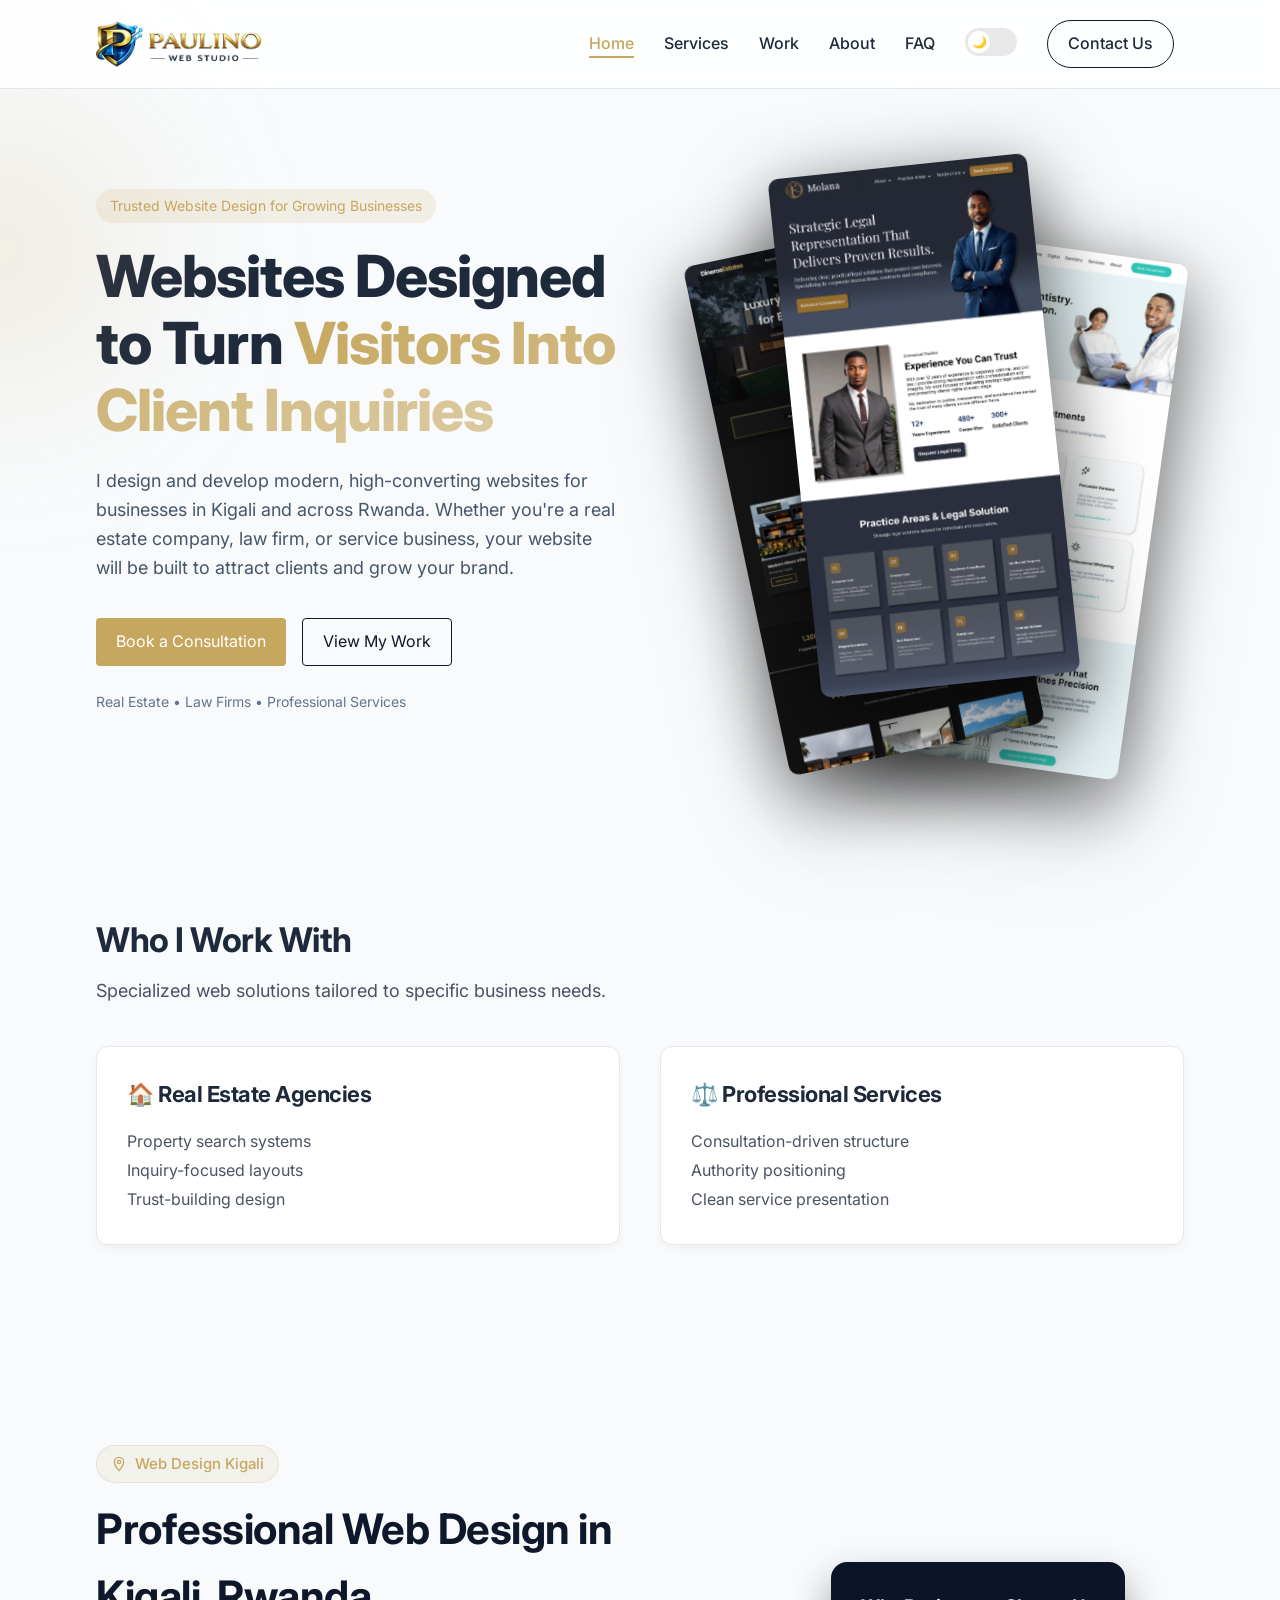
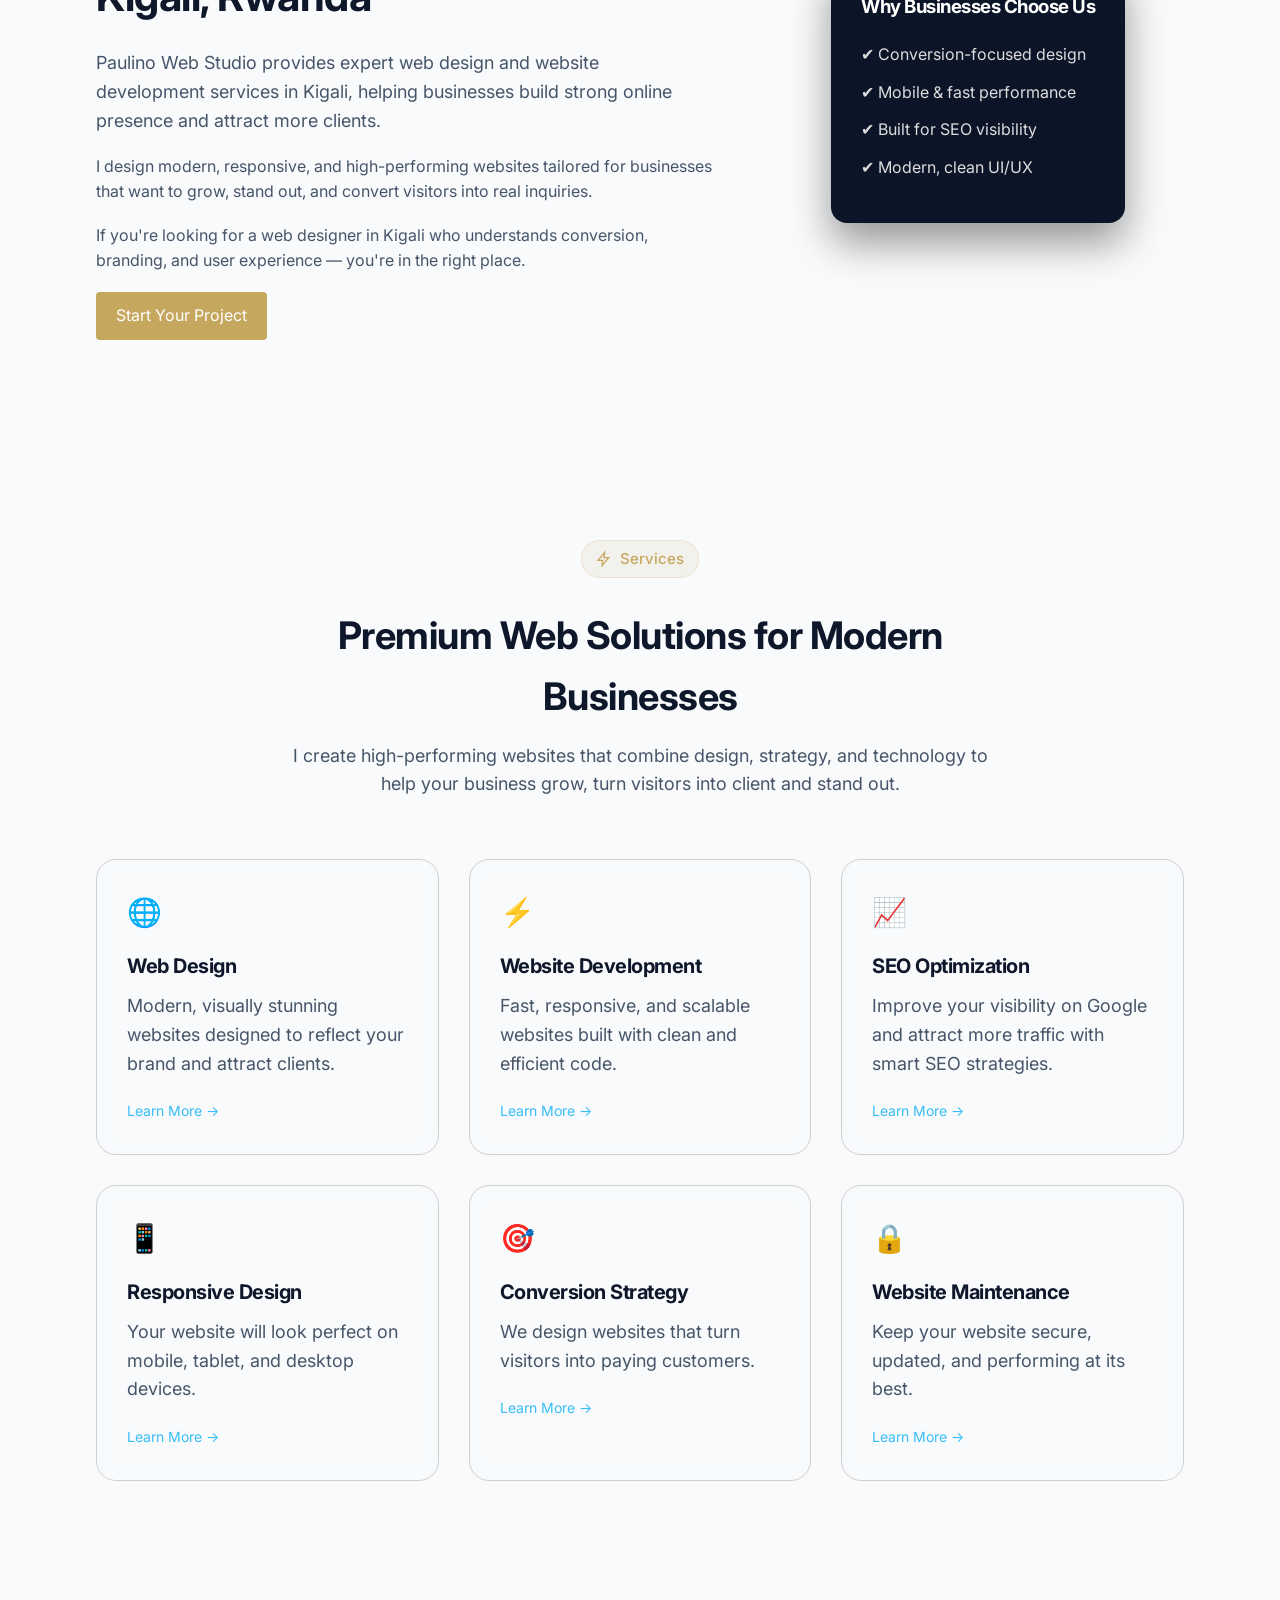
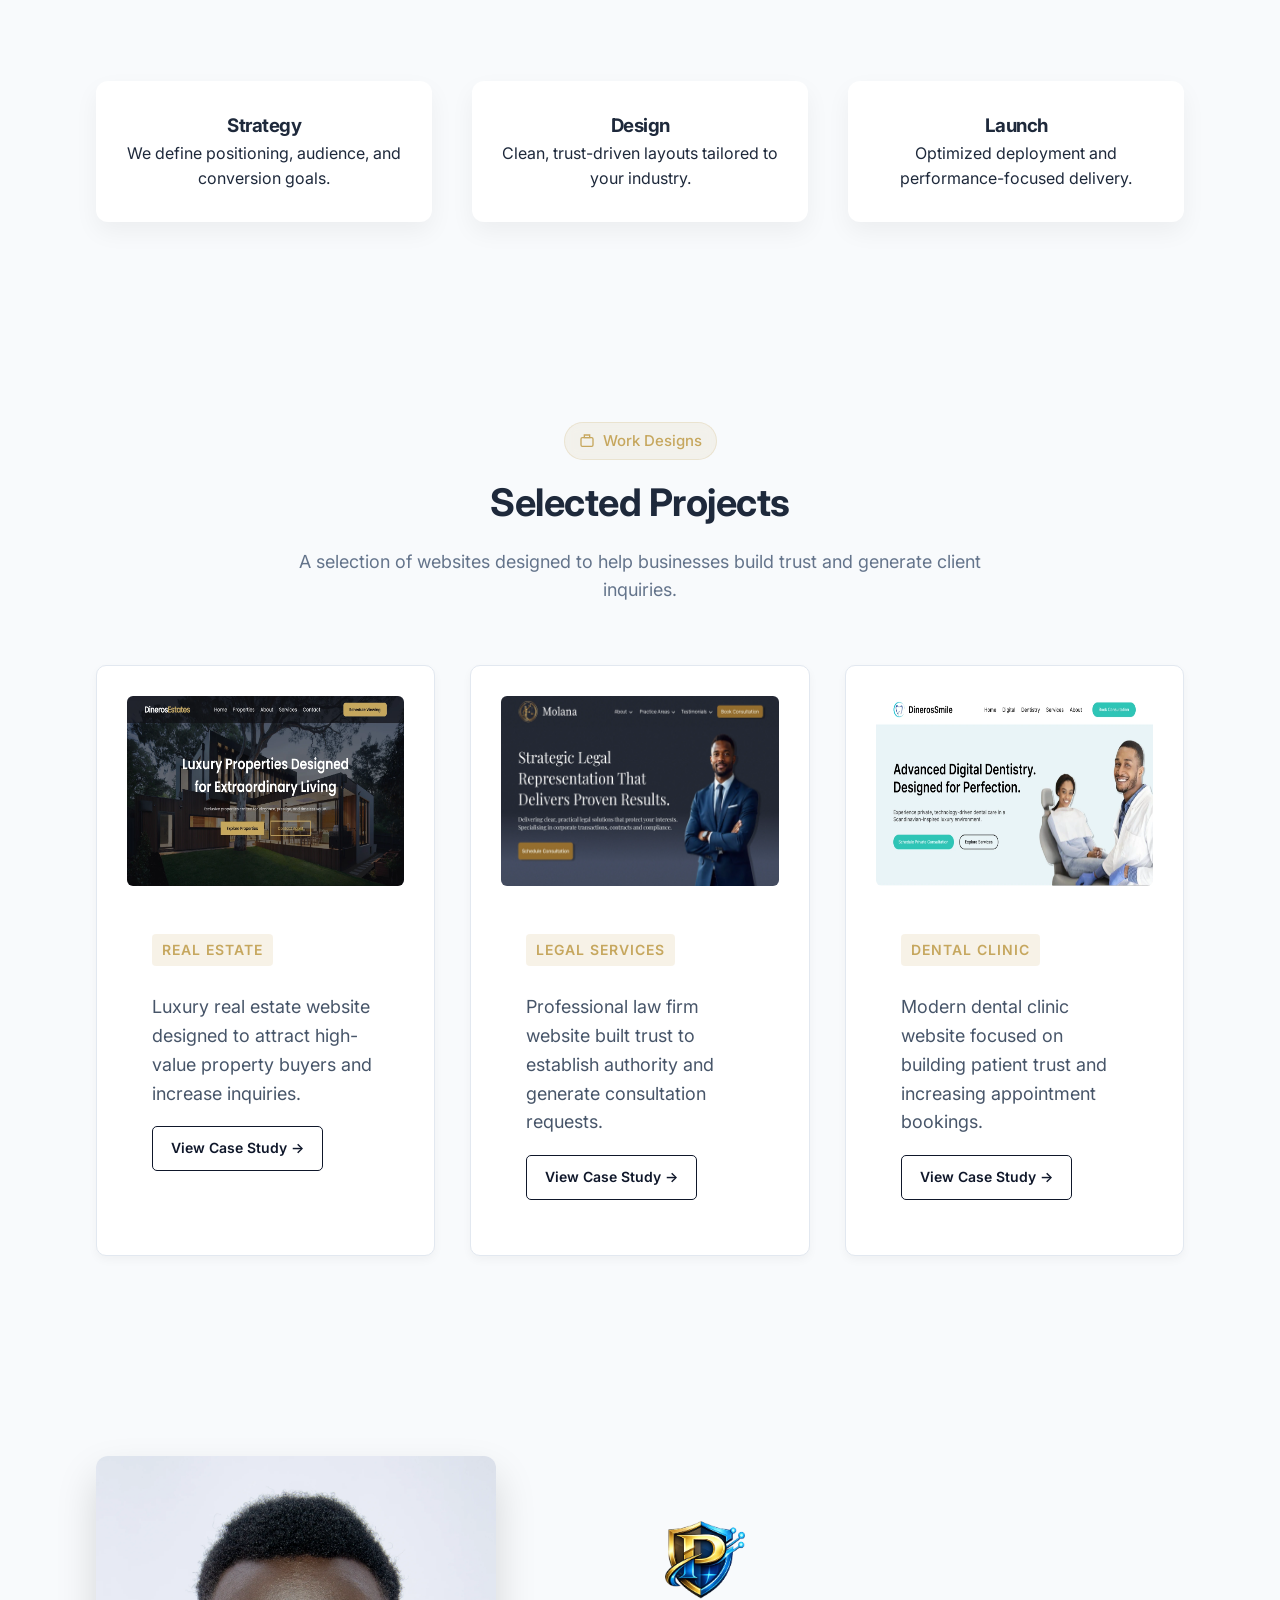
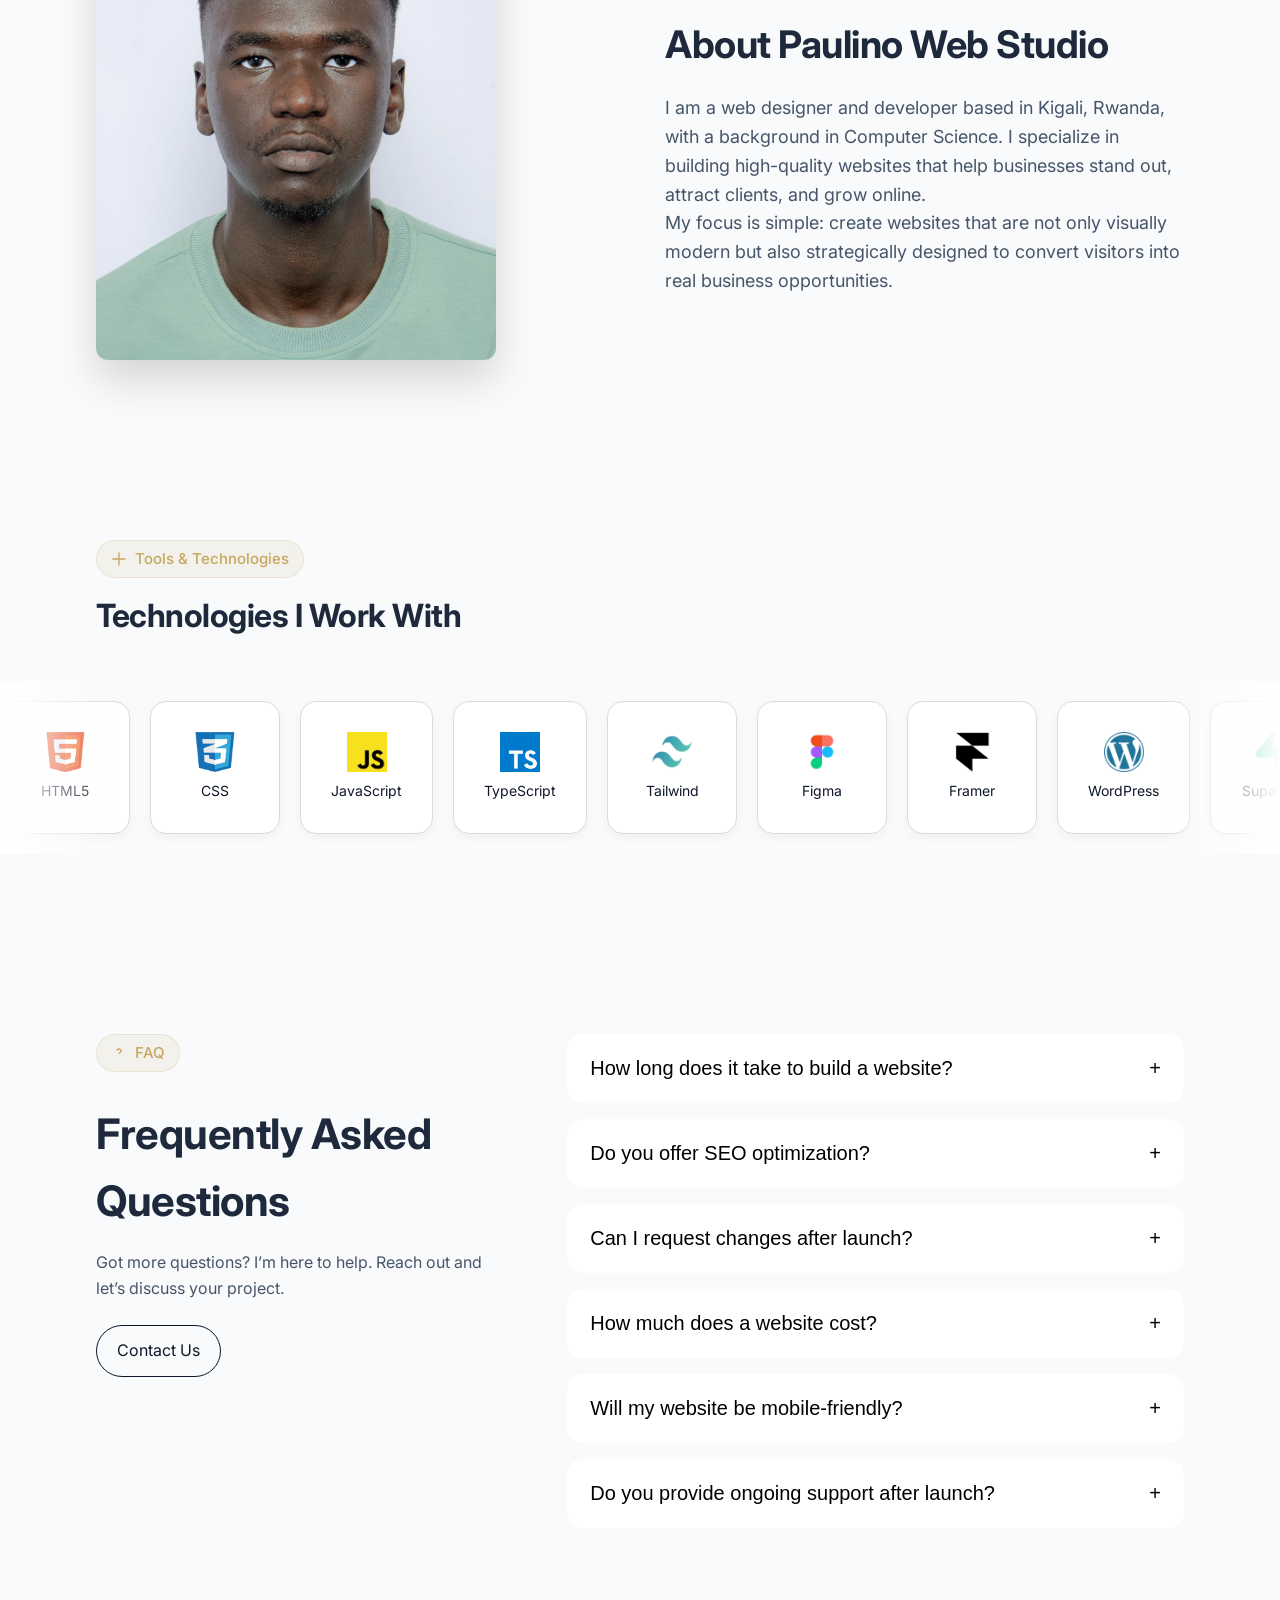
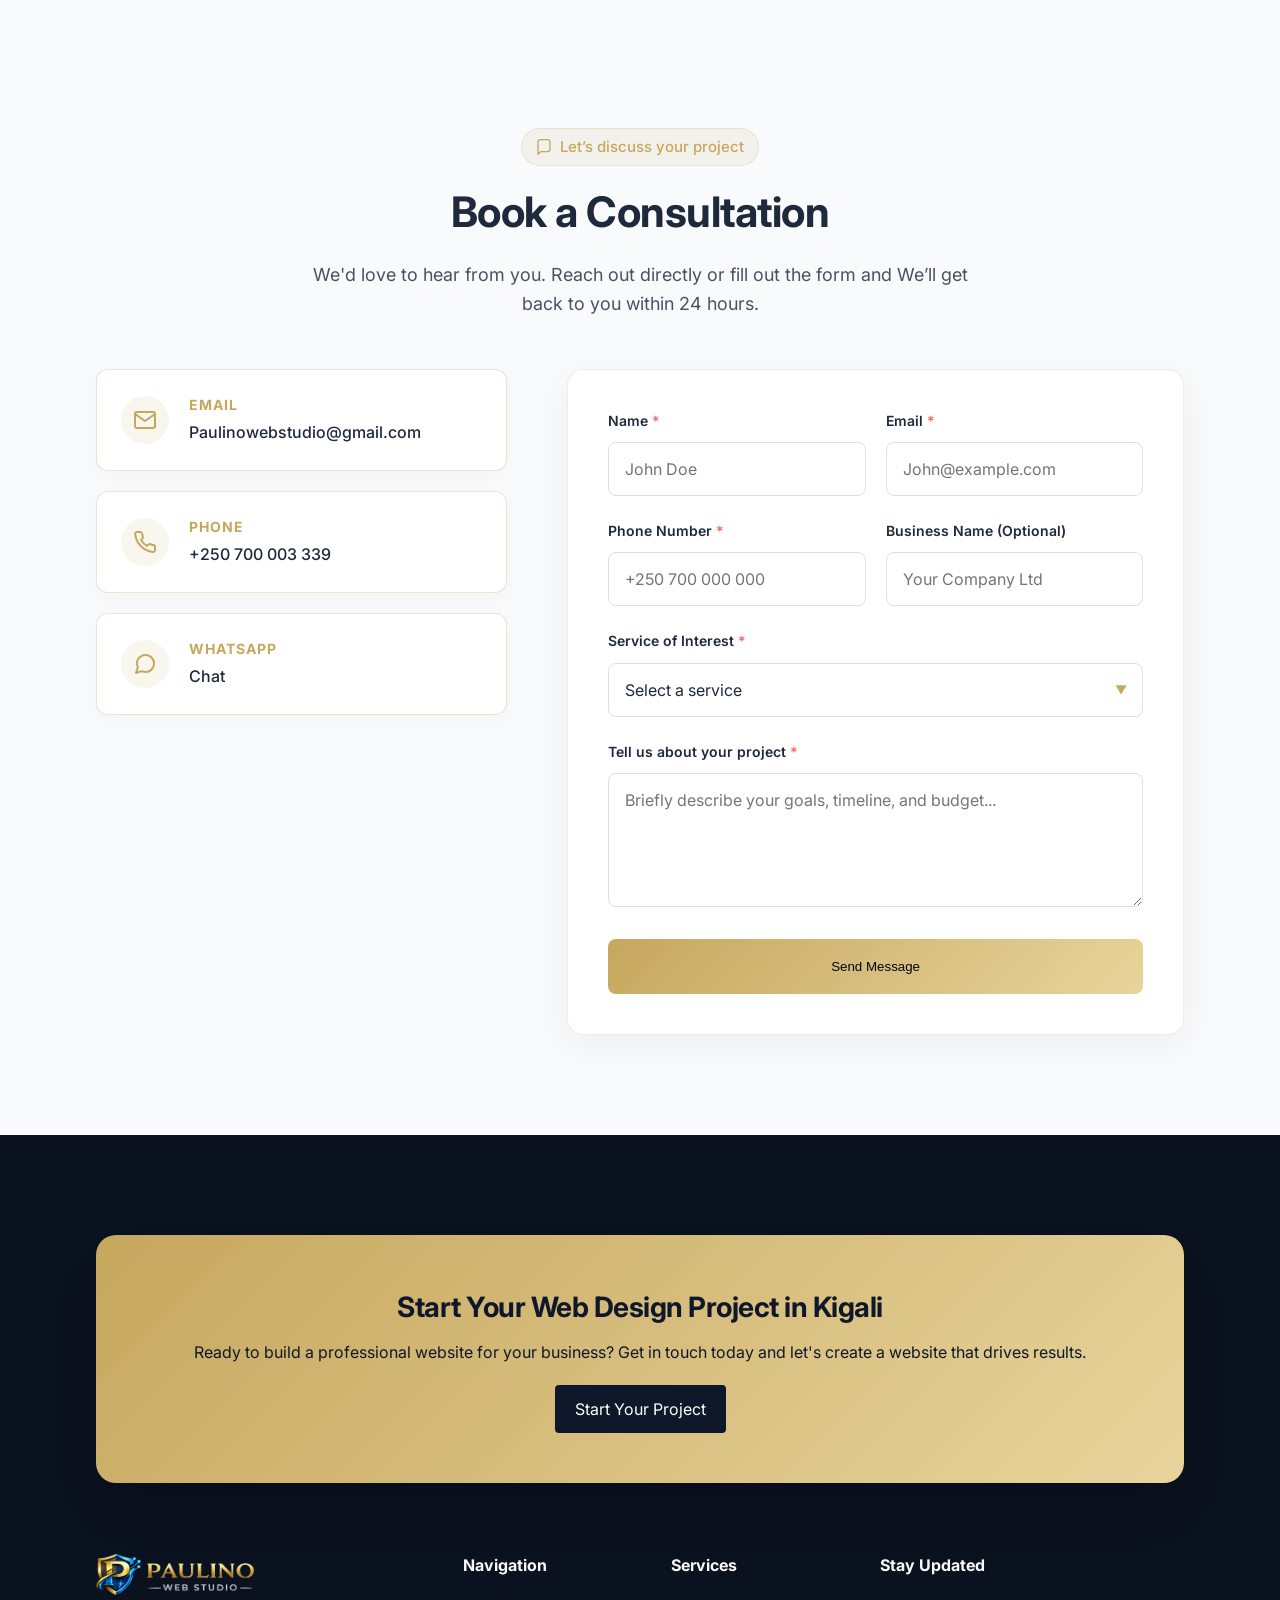
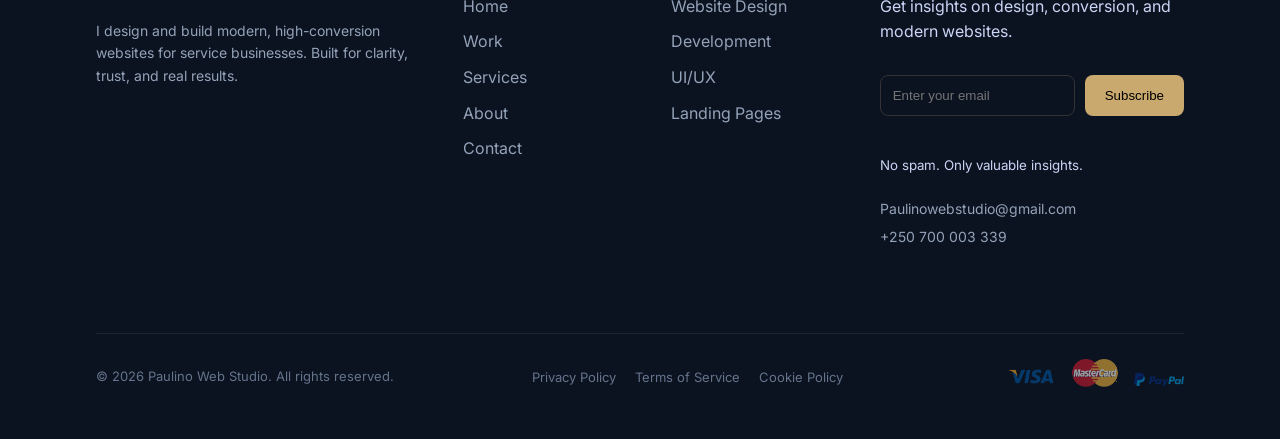
<file: index.html>
<!DOCTYPE html>
<html lang="en">
<head>

<!-- Google Tag Manager -->
<script>(function(w,d,s,l,i){w[l]=w[l]||[];w[l].push({'gtm.start':
new Date().getTime(),event:'gtm.js'});var f=d.getElementsByTagName(s)[0],
j=d.createElement(s),dl=l!='dataLayer'?'&l='+l:'';j.async=true;j.src=
'https://www.googletagmanager.com/gtm.js?id='+i+dl;f.parentNode.insertBefore(j,f);
})(window,document,'script','dataLayer','GTM-5RD574QL');</script>
<!-- End Google Tag Manager -->
  
<!-- Google tag (gtag.js) -->
<script async src="https://www.googletagmanager.com/gtag/js?id=G-H837GPM23V"></script>
<script>
  window.dataLayer = window.dataLayer || [];
  function gtag(){dataLayer.push(arguments);}
  gtag('js', new Date());

  gtag('config', 'G-H837GPM23V');
</script>

  <!-- Basic Setup -->
  <meta charset="UTF-8" />
  <meta name="viewport" content="width=device-width, initial-scale=1.0" />

  <!-- SEO -->
<title>Web Design Kigali | Website Development Rwanda | Paulino Web Studio Rwanda, Kigali</title>

<meta name="description" content="Web design and website development in Kigali, Rwanda. Paulino Web Studio builds modern, high-converting websites for businesses.">

<meta name="keywords" content="web design Kigali, website development Rwanda, real estate website design, law firm website design, dental clinic website">

<meta name="author" content="Paulino Web Studio">

<link rel="canonical" href="https://paulinowebstudio.com/">

<!-- Open Graph -->
<meta property="og:title" content="Web Design Kigali | Paulino Web Studio">
<meta property="og:description" content="Expert web design & development in Kigali">
<meta property="og:type" content="website">
<meta property="og:url" content="https://paulinowebstudio.com/">
<meta property="og:image" content="https://paulinowebstudio.com/images/web-design-kigali.jpg">

<!-- Twitter -->
<meta name="twitter:card" content="summary_large_image">
<meta name="twitter:title" content="Web Design Kigali">
<meta name="twitter:description" content="High-converting websites for businesses in Rwanda.">
<meta name="twitter:image" content="https://paulinowebstudio.com/images/web-design-kigali.jpg">

  <!-- Favicon -->
<link rel="icon" href="my-favicon/favicon.ico" sizes="any">
<link rel="shortcut icon" href="my-favicon/favicon.ico">
<link rel="icon" type="image/png" sizes="32x32" href="my-favicon/favicon-32x32.png">
<link rel="icon" type="image/png" sizes="16x16" href="my-favicon/favicon-16x16.png">
<link rel="apple-touch-icon" sizes="180x180" href="my-favicon/favicon-180x180.png">

<link rel="manifest" href="my-favicon/site.webmanifest">
<meta name="theme-color" content="#0a0f2c">

  <!-- Fonts -->
    <link rel="preconnect" href="https://fonts.googleapis.com">
<link rel="preconnect" href="https://fonts.gstatic.com" crossorigin>

<link href="https://fonts.googleapis.com/css2?family=Inter:wght@400;600;700;800&display=swap&display=swap" rel="stylesheet">

  <!-- CSS -->
  <link rel="preload" href="css/style.css" as="style">
  <link rel="stylesheet" href="css/style.css" />


  <script type="application/ld+json">
{
  "@context": "https://schema.org",
  "@type": "LocalBusiness",
  "name": "Paulino Web Studio",
  "image": "https://paulinowebstudio.com/images/web-design-kigali.jpg",
  "url": "https://paulinowebstudio.com",
  "telephone": "+250700003339",
  "address": {
    "@type": "PostalAddress",
    "addressLocality": "Kigali",
    "addressCountry": "RW"
  },
  "sameAs": []
}
</script>

</head>
<body>

  <!-- Google Tag Manager (noscript) -->
<noscript><iframe src="https://www.googletagmanager.com/ns.html?id=GTM-5RD574QL"
height="0" width="0" style="display:none;visibility:hidden"></iframe></noscript>
<!-- End Google Tag Manager (noscript) -->

  <!-- NAVBAR -->
 <header class="navbar">
  <div class="container nav-content">

    <div class="scroll-progress"></div>

    <!-- LOGO -->
    <div class="logo">
  <img src="assets/Logo/logo-light.webp" class="logo-light" alt="Web Design Kigali">
  <img src="assets/Logo/logo-dark.webp" class="logo-dark" alt="Web Design Kigali">
</div>
    

    <!-- DESKTOP NAV -->
    <nav>
      <ul class="nav-links">
        <li><a href="#home" class="nav-link">Home</a></li>
        <li><a href="#services" class="nav-link">Services</a></li>
        <li><a href="#work" class="nav-link">Work</a></li>
        <li><a href="#about" class="nav-link">About</a></li>
        <li><a href="#faq" class="nav-link">FAQ</a></li>

        <!-- 🌙 DARK MODE TOGGLE -->
        <li>
<button id="theme-toggle" class="theme-toggle">
  <span class="toggle-track">
    <span class="toggle-thumb">
      <span class="icon sun">☀️</span>
      <span class="icon moon">🌙</span>
    </span>
  </span>
</button>
        </li>

        <li><a class="btn-outline nav-cta" href="#contact">Contact Us</a></li>
      </ul>
    </nav>

    <!-- MOBILE MENU BUTTON -->
    <div class="menu-toggle">
      <span></span>
      <span></span>
      <span></span>
    </div>

  </div>
</header>

<div class="mobile-menu">

    <!-- 🌙 MOBILE THEME TOGGLE -->
  <div class="mobile-toggle">
    <button id="theme-toggle-mobile" class="theme-toggle">
      <span class="toggle-track">
        <span class="toggle-thumb">
          <span class="icon sun">☀️</span>
          <span class="icon moon">🌙</span>
        </span>
      </span>
    </button>
  </div>

  <a href="#home">Home</a>
  <a href="#services">Services</a>
  <a href="#work">Work</a>
  <a href="#about">About</a>
  <a href="#FAQ">FAQ</a>

  <a class="btn-outline nav-cta" href="#contact">Contact us</a>

</div>



<!-- HERO -->
 <section id="home" class="hero fade-up">

  <div class="cursor-glow"></div>

  <div class="container hero-grid">

    <!-- LEFT -->
    <div class="hero-content">

      <div class="hero-badge">
        Trusted Website Design for Growing Businesses
      </div>

      <h1>
        Websites Designed to Turn 
        <span>Visitors Into Client Inquiries</span>
      </h1>

      <p>
        I design and develop modern, high-converting websites for businesses in Kigali and across Rwanda. 
  Whether you're a real estate company, law firm, or service business, your website will be built to attract clients and grow your brand.
      </p>

      <div class="hero-buttons">
        <a href="#contact" class="btn-gold">Book a Consultation</a>
        <a href="#work" class="btn-outline">View My Work</a>
        
      </div>

      <div class="hero-proof">
        Real Estate • Law Firms • Professional Services
      </div>

    </div>

<div class="hero-visual">

  <div class="hero-showcase">

    <img src="assets/hero-images/Desktop1.webp" class="hero-card card-1" alt="Web Design Kigali" fetchpriority="high">

    <img src="assets/hero-images/Desktop3.webp" class="hero-card card-2" alt="Web Design Kigali" fetchpriority="high">

    <img src="assets/hero-images/Desktop2.webp" class="hero-card card-3" alt="Web Design Kigali" fetchpriority="high">

  </div>

</div>
</section>


  <!-- INDUSTRIES -->
<section class="who-we-work-area fade-up">
  <div class="container">
    
    <div class="who-we-work-title">
      <h2>Who I Work With</h2>
      <p>Specialized web solutions tailored to specific business needs.</p>
    </div>
    
    <div class="who-we-work-layout">
      
      <div class="who-we-work-box">
        <h3>🏠 Real Estate Agencies</h3>
        <p>Property search systems<br>Inquiry-focused layouts<br>Trust-building design</p>
      </div>
      
      <div class="who-we-work-box">
        <h3>⚖️ Professional Services</h3>
        <p>Consultation-driven structure<br>Authority positioning<br>Clean service presentation</p>
      </div>
      
    </div>
    
  </div>
</section>


<section class="seo-section fade-up">

  <div class="container seo-grid">

    <!-- LEFT CONTENT -->
    <div class="seo-content">

<span class="section-badge">
  
  <span class="badge-icon">
    <!-- SVG ICON -->
    <svg width="16" height="16" viewBox="0 0 24 24" fill="none">
      <path d="M12 2C8 2 5 5 5 9c0 5 7 13 7 13s7-8 7-13c0-4-3-7-7-7z" 
            stroke="currentColor" stroke-width="2"/>
      <circle cx="12" cy="9" r="2.5" stroke="currentColor" stroke-width="2"/>
    </svg>
  </span>

  Web Design Kigali
</span>

      <h2>Professional Web Design in Kigali, Rwanda</h2>

      <p class="seo-lead">
        Paulino Web Studio provides expert web design and website development services in Kigali, helping businesses build strong online presence and attract more clients.
      </p>

      <p>
        I design modern, responsive, and high-performing websites tailored for businesses that want to grow, stand out, and convert visitors into real inquiries.
      </p>

      <p>
        If you're looking for a web designer in Kigali who understands conversion, branding, and user experience — you're in the right place.
      </p>

      <a href="#contact" class="btn-gold">Start Your Project</a>

    </div>

    <!-- RIGHT VISUAL -->
    <div class="seo-visual">

      <div class="seo-card">
        <h3>Why Businesses Choose Us</h3>

        <ul>
          <li>✔ Conversion-focused design</li>
          <li>✔ Mobile & fast performance</li>
          <li>✔ Built for SEO visibility</li>
          <li>✔ Modern, clean UI/UX</li>
        </ul>
      </div>

    </div>

  </div>

</section>



<section class="services fade-up" id="services">

  <div class="container">

    <!-- HEADER -->
    <div class="services-header fade-up">
<span class="section-badge">

  <span class="badge-icon">
    <svg viewBox="0 0 24 24" fill="none">
      <path d="M13 2L3 14h7l-1 8 10-12h-7l1-8z"
            stroke="currentColor" stroke-width="2"/>
    </svg>
  </span>

  <span>Services</span>

</span>
      <h2>Premium Web Solutions for Modern Businesses</h2>
      <p>
        I create high-performing websites that combine design, strategy, and technology 
        to help your business grow, turn visitors into client and stand out.
      </p>
    </div>

    <!-- SERVICES GRID -->
    <div class="services-grid">

      <!-- SERVICE 1 -->
      <div class="service-card fade-up">
        <div class="icon">🌐</div>
        <h3>Web Design</h3>
        <p>Modern, visually stunning websites designed to reflect your brand and attract clients.</p>
        <a href="https://wa.me/250790003339?text=Hi%20I'm%20interested%20in%20your%20Web%20Design%20services.%20Can%20we%20discuss%20my%20project?" target="_blank" class="service-link">
  Learn More →
</a>
      </div>

      <!-- SERVICE 2 -->
      <div class="service-card fade-up">
        <div class="icon">⚡</div>
        <h3>Website Development</h3>
        <p>Fast, responsive, and scalable websites built with clean and efficient code.</p>
        <a href="https://wa.me/250790003339?text=Hi%20I'm%20interested%20in%20Website%20Development.%20I%20would%20like%20to%20build%20a%20website." target="_blank" class="service-link">
  Learn More →
</a>
      </div>

      <!-- SERVICE 3 -->
      <div class="service-card fade-up">
        <div class="icon">📈</div>
        <h3>SEO Optimization</h3>
        <p>Improve your visibility on Google and attract more traffic with smart SEO strategies.</p>
        <a href="https://wa.me/250790003339?text=Hi%20I'm%20interested%20in%20SEO%20Optimization%20services.%20I%20want%20to%20improve%20my%20website%20ranking." target="_blank" class="service-link">
  Learn More →
</a>
      </div>

      <!-- SERVICE 4 -->
      <div class="service-card fade-up">
        <div class="icon">📱</div>
        <h3>Responsive Design</h3>
        <p>Your website will look perfect on mobile, tablet, and desktop devices.</p>
        <a href="https://wa.me/250790003339?text=Hi%20I'm%20interested%20in%20Responsive%20Design.%20I%20want%20my%20website%20to%20work%20perfectly%20on%20all%20devices." target="_blank" class="service-link">
  Learn More →
</a>
      </div>

      <!-- SERVICE 5 -->
      <div class="service-card fade-up">
        <div class="icon">🎯</div>
        <h3>Conversion Strategy</h3>
        <p>We design websites that turn visitors into paying customers.</p>
        <a href="https://wa.me/250790003339?text=Hi%20I'm%20interested%20in%20Conversion%20Strategy.%20I%20want%20to%20increase%20leads%20and%20sales%20from%20my%20website." target="_blank" class="service-link">
  Learn More →
</a>
      </div>

      <!-- SERVICE 6 -->
      <div class="service-card fade-up">
        <div class="icon">🔒</div>
        <h3>Website Maintenance</h3>
        <p>Keep your website secure, updated, and performing at its best.</p>
        <a href="https://wa.me/250790003339?text=Hi%20I'm%20interested%20in%20Website%20Maintenance.%20I%20need%20help%20managing%20and%20updating%20my%20site." target="_blank" class="service-link">
  Learn More →
</a>
      </div>

    </div>

  </div>

</section>

<!-- PROCESS -->
   <section class="process fade-up">

    <div class="container process-grid">
      <div>
        <h3>Strategy</h3>
        <p>We define positioning, audience, and conversion goals.</p>
      </div>
      <div>
        <h3>Design</h3>
        <p>Clean, trust-driven layouts tailored to your industry.</p>
      </div>
      <div>
        <h3>Launch</h3>
        <p>Optimized deployment and performance-focused delivery.</p>
      </div>
    </div>
  </section>



<!-- SELECTED PROJECTS -->
<section id="work" class="work fade-up">

  <div class="container">

    <div class="section-header">
<span class="section-badge">

  <span class="badge-icon">
    <svg viewBox="0 0 24 24" fill="none">
      <rect x="3" y="7" width="18" height="13" rx="2"
            stroke="currentColor" stroke-width="2"/>
      <path d="M16 3H8v4h8V3z"
            stroke="currentColor" stroke-width="2"/>
    </svg>
  </span>

  <span>Work Designs</span>

</span>
      <h2>Selected Projects</h2>
      <p>
        A selection of websites designed to help businesses build trust
        and generate client inquiries.
      </p>
    </div>

    <div class="work-grid fade-up">

      <!-- PROJECT 1 -->
      <div class="work-card">

        <img src="assets/work-cards/Desktop-7.webp" alt="Real Estate Website">

        <div class="work-content">

          <span class="industry-tag">REAL ESTATE</span>

          <p>
            Luxury real estate website designed to attract high-value
            property buyers and increase inquiries.
          </p>

          <a href="real-estate.html" class="case-btn">
View Case Study →
</a>

        </div>

      </div>

      <!-- PROJECT 2 -->
      <div class="work-card">

        <img src="assets/work-cards/Desktop-8.webp" alt="Law Firm Website">

        <div class="work-content">

          <span class="industry-tag">LEGAL SERVICES</span>

          <p>
            Professional law firm website built trust to establish authority
            and generate consultation requests.
          </p>

          <a href="law-firm.html" class="case-btn">
View Case Study →
</a>
        </div>

      </div>

      <!-- PROJECT 3 -->
      <div class="work-card">

        <img src="assets/work-cards/Desktop-9.webp" alt="Dental Website">

        <div class="work-content">

          <span class="industry-tag">DENTAL CLINIC</span>

          <p>
            Modern dental clinic website focused on building patient
            trust and increasing appointment bookings.
          </p>

          <a href="dental-clinics.html" class="case-btn">
View Case Study →
</a>

        </div>

      </div>

    </div>

  </div>

</section>




<section id="about" class="about fade-up">
  <div class="container about-grid">
    <img src="assets/about/gh.webp" alt="Paulino Web Studio Logo" class="about-photo">
    <div class="about-content">
      
      <img src="assets/Logo/f.webp" alt="Paulino Web Studio Logo" class="about-logo">
      
      <h2>About Paulino Web Studio</h2>
      <p>
        I am a web designer and developer based in Kigali, Rwanda, with a background in Computer Science. 
        I specialize in building high-quality websites that help businesses stand out, attract clients, and grow online.
      </p>
      <p>
        My focus is simple: create websites that are not only visually modern but also strategically designed to convert visitors into real business opportunities.
      </p>
    </div>
  </div>
</section>

<section class="tech-stack">

  <div class="container">
    
    <span class="section-badge">
      <span class="badge-icon">
        <!-- simple icon -->
        <svg viewBox="0 0 24 24" fill="none">
          <path d="M12 2v20M2 12h20" stroke="currentColor" stroke-width="2"/>
        </svg>
      </span>
      Tools & Technologies
    </span>

    <h2>Technologies I Work With</h2>

  </div>

  <!-- SCROLLING ROW -->
  <div class="tech-marquee">
    <div class="tech-track">

      <!-- ITEMS -->
      <div class="tech-item"><img src="assets/Tools/HTML.webp"><span>HTML5</span></div>
      <div class="tech-item"><img src="assets/Tools/CSS.webp"><span>CSS</span></div>
      <div class="tech-item"><img src="assets/Tools/JavaScript.webp"><span>JavaScript</span></div>
      <div class="tech-item"><img src="assets/Tools/Typescript.webp"><span>TypeScript</span></div>
      <div class="tech-item"><img src="assets/Tools/Tailwind.webp"><span>Tailwind</span></div>
      <div class="tech-item"><img src="assets/Tools/Figma.webp"><span>Figma</span></div>
      <div class="tech-item"><img src="assets/Tools/Framer.webp"><span>Framer</span></div>
      <div class="tech-item"><img src="assets/Tools/Wordpress.webp"><span>WordPress</span></div>
      <div class="tech-item"><img src="assets/Tools/Supabase.webp"><span>Supabase</span></div>
      <div class="tech-item"><img src="assets/Tools/github.webp"><span>GitHub</span></div>
      <div class="tech-item"><img src="assets/Tools/reactjs.webp"><span>React</span></div>

      <!-- DUPLICATE FOR INFINITE LOOP -->
      <div class="tech-item"><img src="assets/Tools/HTML.webp"><span>HTML5</span></div>
      <div class="tech-item"><img src="assets/Tools/CSS.webp"><span>CSS</span></div>
      <div class="tech-item"><img src="assets/Tools/JavaScript.webp"><span>JavaScript</span></div>
      <div class="tech-item"><img src="assets/Tools/Typescript.webp"><span>TypeScript</span></div>
      <div class="tech-item"><img src="assets/Tools/Tailwind.webp"><span>Tailwind</span></div>
      <div class="tech-item"><img src="assets/Tools/Figma.webp"><span>Figma</span></div>
      <div class="tech-item"><img src="assets/Tools/Framer.webp"><span>Framer</span></div>
      <div class="tech-item"><img src="assets/Tools/Wordpress.webp"><span>WordPress</span></div>
      <div class="tech-item"><img src="assets/Tools/Supabase.webp"><span>Supabase</span></div>
      <div class="tech-item"><img src="assets/Tools/github.webp"><span>GitHub</span></div>
      <div class="tech-item"><img src="assets/Tools/reactjs.webp"><span>React</span></div>

    </div>
  </div>

</section>


<section class="faq" id="faq">

  <div class="container faq-wrapper">

    <!-- LEFT SIDE -->
    <div class="faq-left">

      <span class="section-badge">
        <span class="badge-icon">
          <svg viewBox="0 0 24 24" fill="none">
            <path d="M12 18h.01M9 9a3 3 0 116 0c0 2-3 2-3 4"
                  stroke="currentColor" stroke-width="2"/>
          </svg>
        </span>
        FAQ
      </span>

      <h2>Frequently Asked Questions</h2>

      <p class="faq-text">
        Got more questions? I’m here to help. Reach out and let’s discuss your project.
      </p>

      <a href="#contact" class="btn-outline faq-cta">
        Contact Us
      </a>

    </div>

    <!-- RIGHT SIDE -->
    <div class="faq-right">

      <div class="faq-list">

        <div class="faq-item">
          <button class="faq-question">
            How long does it take to build a website?
            <span class="faq-icon">+</span>
          </button>
          <div class="faq-answer">
            <p>Most projects take between 1–3 weeks depending on complexity.</p>
          </div>
        </div>

        <div class="faq-item">
          <button class="faq-question">
            Do you offer SEO optimization?
            <span class="faq-icon">+</span>
          </button>
          <div class="faq-answer">
            <p>Yes, all websites are built with SEO best practices.</p>
          </div>
        </div>

        <div class="faq-item">
          <button class="faq-question">
            Can I request changes after launch?
            <span class="faq-icon">+</span>
          </button>
          <div class="faq-answer">
            <p>Absolutely, I provide revisions and ongoing support.</p>
          </div>
        </div>

        <div class="faq-item">
          <button class="faq-question">
            How much does a website cost?
           <span class="faq-icon">+</span>
          </button>
          <div class="faq-answer">
           <p>Pricing depends on the scope and features of your project. After understanding your needs, I’ll provide a clear and transparent quote tailored to your business.</p>
          </div>
        </div>

        <div class="faq-item">
          <button class="faq-question">
            Will my website be mobile-friendly?
            <span class="faq-icon">+</span>
          </button>
        <div class="faq-answer">
          <p>Yes, every website is fully responsive and optimized to look and perform perfectly on all devices including phones, tablets, and desktops.</p>
        </div>
      </div>

        <div class="faq-item">
          <button class="faq-question">
            Do you provide ongoing support after launch?
           <span class="faq-icon">+</span>
          </button>
        <div class="faq-answer">
          <p>Yes, I offer ongoing support and maintenance to keep your website updated, secure, and performing at its best.</p>
        </div>
      </div>

      </div>

    </div>

  </div>

</section>

  <!-- FINAL CTA -->
<section id="contact" class="contact-section fade-up">
  <div class="container">
    
    <div class="contact-header">
<span class="section-badge">

  <span class="badge-icon">
    <svg viewBox="0 0 24 24" fill="none">
      <path d="M21 15a4 4 0 0 1-4 4H7l-4 4V5a4 4 0 0 1 4-4h10a4 4 0 0 1 4 4z"
            stroke="currentColor" stroke-width="2"/>
    </svg>
  </span>

  <span>Let’s discuss your project</span>

</span>
      <h2 class="contact-main-title">Book a Consultation</h2>
      <p class="contact-description">We'd love to hear from you. Reach out directly or fill out the form and We’ll get back to you within 24 hours.</p>
    </div>

    <div class="contact-grid">
      
      <div class="contact-info-left">
        <div class="info-card">
          <div class="info-icon">
            <svg width="24" height="24" fill="none" stroke="var(--gold)" stroke-width="2" stroke-linecap="round" stroke-linejoin="round" viewBox="0 0 24 24"><path d="M4 4h16c1.1 0 2 .9 2 2v12c0 1.1-.9 2-2 2H4c-1.1 0-2-.9-2-2V6c0-1.1.9-2 2-2z"></path><polyline points="22,6 12,13 2,6"></polyline></svg>
          </div>
          <div class="info-details">
            <h4>Email</h4>
            <a href="mailto:Paulinowebstudio@gmail.com">Paulinowebstudio@gmail.com</a>
          </div>
        </div>

        <div class="info-card">
          <div class="info-icon">
            <svg width="24" height="24" fill="none" stroke="var(--gold)" stroke-width="2" stroke-linecap="round" stroke-linejoin="round" viewBox="0 0 24 24"><path d="M22 16.92v3a2 2 0 0 1-2.18 2 19.79 19.79 0 0 1-8.63-3.07 19.5 19.5 0 0 1-6-6 19.79 19.79 0 0 1-3.07-8.67A2 2 0 0 1 4.11 2h3a2 2 0 0 1 2 1.72 12.84 12.84 0 0 0 .7 2.81 2 2 0 0 1-.45 2.11L8.09 9.91a16 16 0 0 0 6 6l1.27-1.27a2 2 0 0 1 2.11-.45 12.84 12.84 0 0 0 2.81.7A2 2 0 0 1 22 16.92z"></path></svg>
          </div>
          <div class="info-details">
            <h4>Phone</h4>
            <a href="tel:+250700003339">+250 700 003 339</a>
          </div>
        </div>

        <div class="info-card">
          <div class="info-icon">
            <svg width="24" height="24" fill="none" stroke="var(--gold)" stroke-width="2" stroke-linecap="round" stroke-linejoin="round" viewBox="0 0 24 24"><path d="M21 11.5a8.38 8.38 0 0 1-.9 3.8 8.5 8.5 0 0 1-7.6 4.7 8.38 8.38 0 0 1-3.8-.9L3 21l1.9-5.7a8.38 8.38 0 0 1-.9-3.8 8.5 8.5 0 0 1 4.7-7.6 8.38 8.38 0 0 1 3.8-.9h.5a8.48 8.48 0 0 1 8 8v.5z"></path></svg>
          </div>
          <div class="info-details">
            <h4>WhatsApp</h4>
            <a href="https://wa.me/250790003339" target="_blank">Chat</a>
          </div>
        </div>
      </div>
      

      <div class="contact-form-right" style="position: relative;">
        <form id="contactForm" action="https://formspree.io/f/mnjlldny" method="POST">
          
          <div class="form-row">
            <div class="form-group">
              <label for="name">Name <span class="required">*</span></label>
              <input type="text" id="name" name="name" required placeholder="John Doe">
            </div>
            <div class="form-group">
              <label for="email">Email <span class="required">*</span></label>
              <input type="email" id="email" name="email" required placeholder="John@example.com">
            </div>
          </div>

          <div class="form-row">
            <div class="form-group">
              <label for="phone">Phone Number <span class="required">*</span></label>
              <input type="tel" id="phone" name="phone" required placeholder="+250 700 000 000">
            </div>
            <div class="form-group">
              <label for="business">Business Name (Optional)</label>
              <input type="text" id="business" name="business" placeholder="Your Company Ltd">
            </div>
          </div>

          <div class="form-group">
            <label for="service">Service of Interest <span class="required">*</span></label>
            <div class="custom-select-wrapper">
              <select id="service" name="service" required>
                <option value="" disabled selected>Select a service</option>
                <option value="Web Design">Web Design</option>
                <option value="Web Development">Web Development</option>
                <option value="E-Commerce">E-Commerce</option>
                <option value="SEO & Marketing">SEO & Marketing</option>
                <option value="UI/UX Design">UI/UX Design</option>
                <option value="Redesign Website">Redesign Website</option>
                <option value="Website Maintenance">Website Maintenance</option>
              </select>
            </div>
          </div>

          <div class="form-group">
            <label for="message">Tell us about your project <span class="required">*</span> </label>
            <textarea id="message" name="message" rows="5" required placeholder="Briefly describe your goals, timeline, and budget..."></textarea>
          </div>

          <button type="submit" class="btn submit-btn contact-submit" style="width: 100%;">Send Message</button>
        </form>

        <div id="contactSuccess" class="success-overlay">
  <div class="success-content">
    <div class="success-icon">✔</div>
    <h3>Message Sent!</h3>
    <p>We’ll get back to you within 24 hours.</p>
    <div class="success-progress"></div> 
  </div>
</div>

      </div>
    </div>
  </div>
</section>


  <!-- FOOTER -->
<footer class="footer">

  <div class="container">

    <!-- 🔥 TOP CTA (PREMIUM STRIP) -->
    <div class="footer-cta">
      <h2>Start Your Web Design Project in Kigali</h2>
      <p>Ready to build a professional website for your business? 
  Get in touch today and let's create a website that drives results.</p>
      <a href="#contact" class="btn-gold">Start Your Project</a>
    </div>

    <!-- MAIN GRID -->
    <div class="footer-grid">

      <!-- BRAND -->
      <div class="footer-brand">
        <img src="assets/Logo/logo-dark.webp" alt="Logo">
        <p>
          I design and build modern, high-conversion websites for service businesses.
          Built for clarity, trust, and real results.
        </p>
      </div>

      <!-- NAV -->
      <div class="footer-links">
        <h4>Navigation</h4>
        <a href="#home">Home</a>
        <a href="#work">Work</a>
        <a href="#services">Services</a>
        <a href="#about">About</a>
        <a href="#contact">Contact</a>
      </div>

      <!-- SERVICES -->
      <div class="footer-links">
        <h4>Services</h4>
        <a href="#">Website Design</a>
        <a href="#">Development</a>
        <a href="#">UI/UX</a>
        <a href="#">Landing Pages</a>
      </div>



      <!-- NEWSLETTER -->
      <div class="footer-newsletter">
        <h4>Stay Updated</h4>
        <p>Get insights on design, conversion, and modern websites.</p>



        <form 
  id="newsletterForm"
  action="https://formspree.io/f/mnjlldny"
  method="POST"
  class="newsletter-form"
>

  <input type="hidden" name="source" value="Newsletter">

  <div class="newsletter-group">
    <input type="email" name="email" required placeholder="Enter your email">
    <button type="submit" class="newsletter-btn">
      <span class="btn-text">Subscribe</span>
      <span class="btn-loader"></span>
    </button>
  </div>

</form>

<!-- SUCCESS -->
<div class="newsletter-success" id="newsletterSuccess">
  <p>✔ You're subscribed</p>
</div>

         <small>No spam. Only valuable insights.</small>
      

                        <!-- CONTACT INFO -->
  <div class="footer-contact-info">
    <a href="mailto:Paulinowebstudio@gmail.com">Paulinowebstudio@gmail.com</a>
    <a href="tel:+250790003339">+250 700 003 339</a>
  </div>

    </div>   

    </div>

    <!-- BOTTOM -->
    <div class="footer-bottom">

      <p>© 2026 Paulino Web Studio. All rights reserved.</p>

      <div class="footer-bottom-links">
        <a href="privacy.html">Privacy Policy</a>
        <a href="terms.html">Terms of Service</a>
        <a href="cookies.html">Cookie Policy</a>
      </div>

      <div class="payments">
        <img src="assets/Payment-icon/Visa.webp">
        <img src="assets/Payment-icon/MasterCard.webp">
        <img src="assets/Payment-icon/Paypal.webp">
      </div>

    </div>

  </div>

</footer>

<button class="back-to-top">
  ↑
</button>

  <script src="js/main.js" defer></script>
  
</body>
</html>
</file>
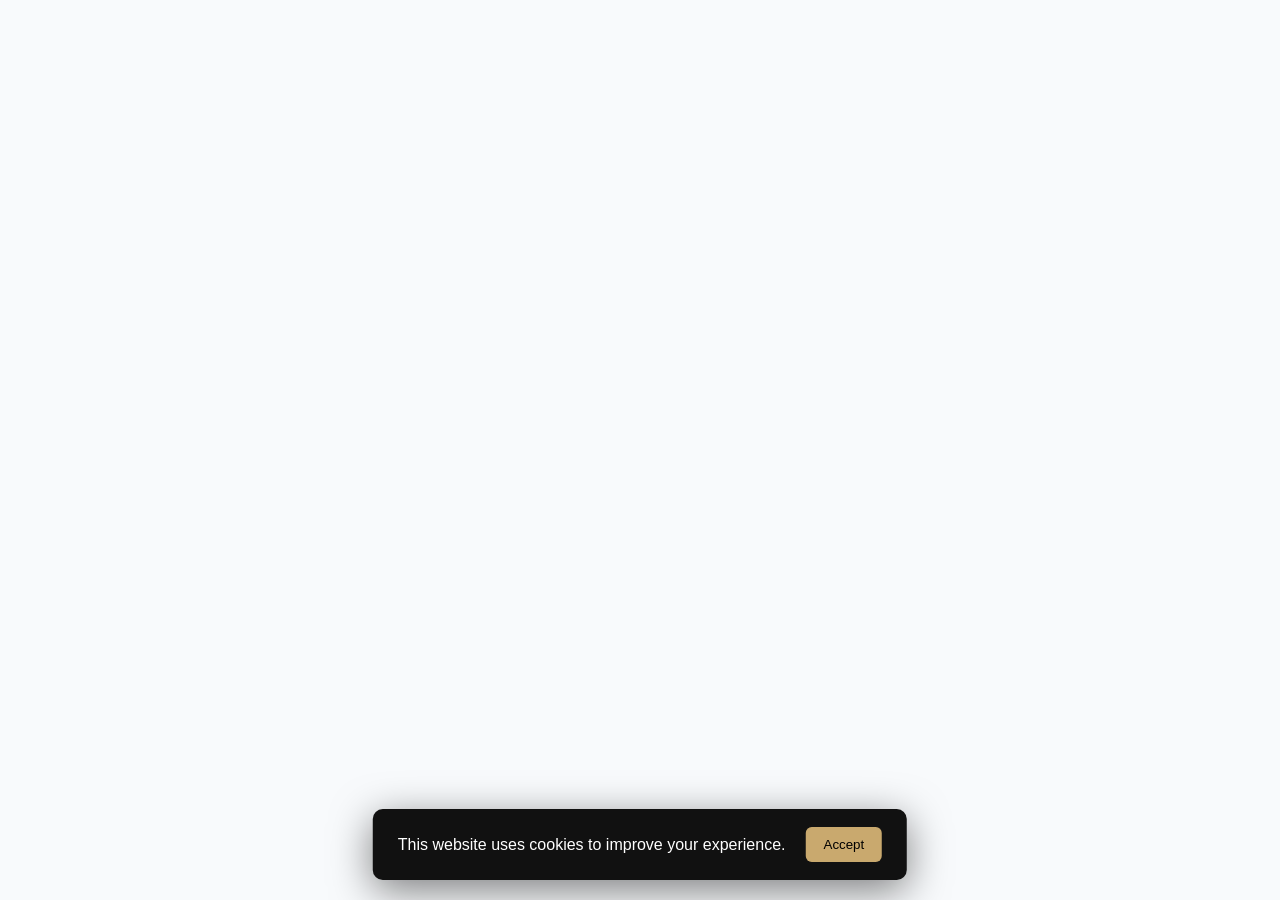
<file: cookies.html>
<!DOCTYPE html>
<html>
<head>
  <title>Privacy Policy</title>
  <link rel="stylesheet" href="css/style.css">
</head>
<body>

<section class="legal-page">
  <div class="container">

<div class="cookie-popup" id="cookiePopup">

<p>
This website uses cookies to improve your experience.
</p>

<button id="acceptCookies" class="cookie-btn">
Accept
</button>

</div>
</section>

<script>
  document.addEventListener("DOMContentLoaded", () => {

  const cookiePopup = document.getElementById("cookiePopup");
  const acceptBtn = document.getElementById("acceptCookies");

  // Check if already accepted
  const accepted = localStorage.getItem("cookiesAccepted");

  if (!accepted && cookiePopup) {
    cookiePopup.style.display = "flex";
  }

  if (acceptBtn) {
    acceptBtn.addEventListener("click", () => {

      // Save consent
      localStorage.setItem("cookiesAccepted", "true");

      // Hide popup smoothly
      cookiePopup.style.opacity = "0";

      setTimeout(() => {
        cookiePopup.style.display = "none";
      }, 300);

    });
  }

});
</script>

</body>
</html>
</file>
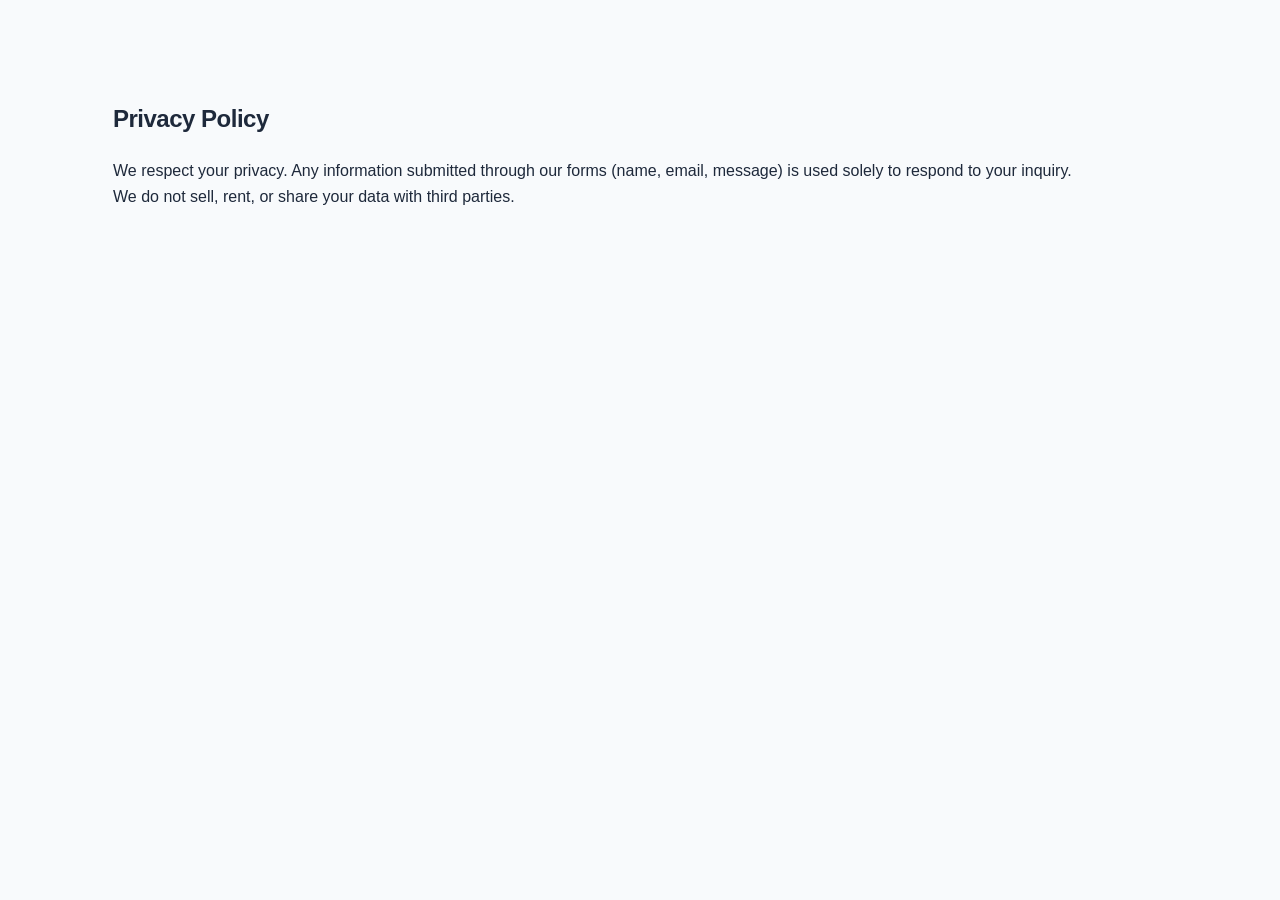
<file: privacy.html>
<!DOCTYPE html>
<html>
<head>
  <title>Privacy Policy</title>
  <link rel="stylesheet" href="css/style.css">
</head>
<body>

<section class="legal-page">
  <div class="container">

    <h1>Privacy Policy</h1>

    <p>
      We respect your privacy. Any information submitted through our forms
      (name, email, message) is used solely to respond to your inquiry.
    </p>

    <p>
      We do not sell, rent, or share your data with third parties.
    </p>

  </div>
</section>

</body>
</html>
</file>
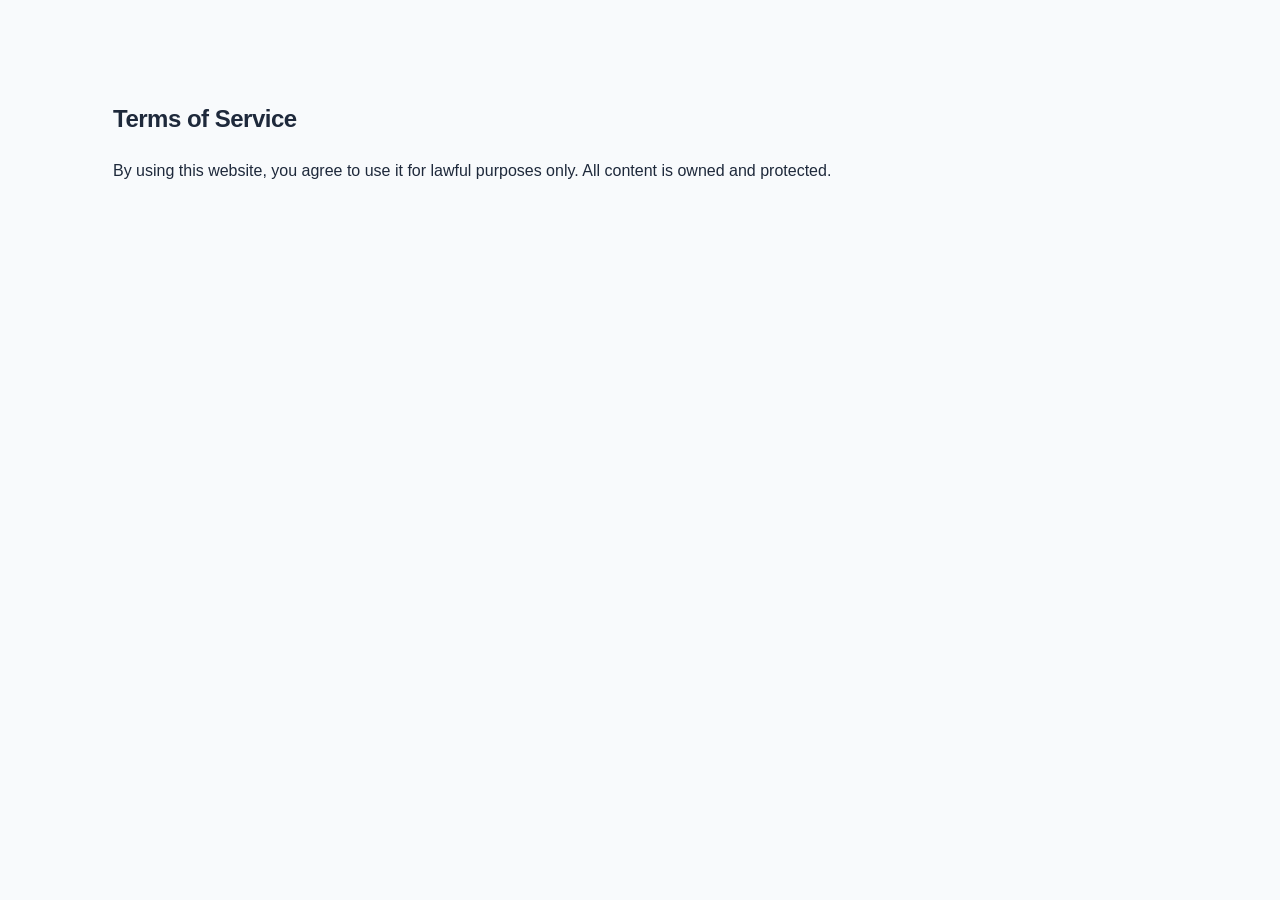
<file: terms.html>
<!DOCTYPE html>
<html>
<head>
  <title>Privacy Policy</title>
  <link rel="stylesheet" href="css/style.css">
</head>
<body>

<section class="legal-page">
  <div class="container">

    <h1>Terms of Service</h1>

<p>
By using this website, you agree to use it for lawful purposes only.
All content is owned and protected.
</p>

  </div>
</section>

</body>
</html>
</file>
<file: css/style.css>
* {
  margin: 0;
  padding: 0;
  box-sizing: border-box;
}

body {
  font-family: 'Inter', sans-serif;
  background: var(--bg);
  color: var(--text);
  line-height: 1.6;
  overflow-x:hidden;
  scroll-behavior: smooth;
  -webkit-font-smoothing: antialiased;
}

.container {
  width: 85%;
  max-width: 1200px;
  margin: auto;
}

section {
  padding: 100px 0;
}


h1, h2, h3 {
  letter-spacing: -0.5px;
}

h2 {
  font-size: 32px;
  margin-bottom: 20px;
}

@media(max-width:768px){
section{
padding:70px 0;
}
}

:root {
  --navy: #0F172A;
  --gold: #C6A75E;
  --bg: #F8FAFC;
  --text: #1E293B;
}

/* 🌙 DARK MODE VARIABLES */
body.dark-mode {
  --bg: #020617;
  --text: #E2E8F0;
  --navy: #E2E8F0;

  /* NEW PREMIUM VARIABLES */
  --card-bg: rgba(255, 255, 255, 0.04);
  --border: rgba(255, 255, 255, 0.08);
  --glow: rgba(198,167,94,0.25);
}

body.dark-mode .navbar {
  background: rgba(2, 6, 23, 0.6);
  backdrop-filter: blur(10px);
  border-bottom: 1px solid var(--border);
  box-shadow: 0 10px 40px rgba(0,0,0,0.6);
}

body.dark-mode .nav-link {
  color: #E2E8F0;
}

body.dark-mode {
  background: radial-gradient(circle at 30% 20%, #0f172a, #020617 70%);
}

body.dark-mode .btn-gold {
  background: linear-gradient(135deg, #C6A75E, #E8D49C);
  color: #020617;
  box-shadow: 0 10px 30px var(--glow);
}

body.dark-mode .btn-gold:hover {
  transform: translateY(-3px);
  box-shadow: 0 15px 40px rgba(198,167,94,0.4);
}

body.dark-mode p {
  color: #94A3B8;
}

body.dark-mode h1,
body.dark-mode h2,
body.dark-mode h3 {
  color: #F8FAFC;
}

body.dark-mode .nav-link::after {
  background: linear-gradient(90deg, transparent, #C6A75E, transparent);
}

body.dark-mode .seo-section,
body.dark-mode .services,
body.dark-mode .process,
body.dark-mode .about {
  background: transparent !important;
}


/* NAVBAR */
.navbar {
  background: white;
  border-bottom: 1px solid #e5e7eb;
  position: sticky;
  top: 0;
  z-index: 1000;
}

.nav-content {
  display: flex;
  justify-content: space-between;
  align-items: center;
  padding: 20px 0;
}


.nav-links {
  list-style: none;
  display: flex;
  gap: 30px;
  align-items: center;
}

.nav-links a {
  text-decoration: none;
  color: var(--text);
  font-weight: 500;
}

.logo img {
  position: absolute;
  height: 46px;
  transition: opacity 0.3s ease;
}

.logo {
  position: relative;
  height: 46px;
}

/* Light visible by default */
.logo-light {
  opacity: 1;
}

.logo-dark {
  opacity: 0;
}

/* Dark mode switch */
body.dark-mode .logo-light {
  opacity: 0;
}

body.dark-mode .logo-dark {
  opacity: 1;
}

.btn-gold {
  background: var(--gold);
  color: white;
  padding: 10px 20px;
  border-radius: 4px;
  text-decoration: none;
}

.navbar{
backdrop-filter:blur(10px);
background:rgba(255,255,255,0.85);
}

.nav-link{
position:relative;
}

/* underline effect */
.nav-link::after{
content:"";
position:absolute;
left:0;
bottom:-5px;
width:0;
height:2px;
background:#C6A75E;
transition:0.3s;
}

.nav-link:hover::after{
width:100%;
}

.nav-cta {
  border: 1px solid var(--gold);
  color: var(--gold);
  background: transparent;
  padding: 10px 18px;
  border-radius: 50px;
  transition: all 0.3s ease;
}

.nav-cta:hover {
  background: var(--gold);
  color: #020617;
}

.nav-cta.active {
  background: linear-gradient(135deg, #C6A75E, #E8D49C);
  color: #020617;
  box-shadow: 0 10px 30px rgba(198,167,94,0.3);
}

.nav-cta {
  transition: all 0.4s cubic-bezier(0.22,1,0.36,1);
}

.navbar .nav-cta {
  border-radius: 25px;
}


body.dark-mode .nav-cta:hover {
  background: linear-gradient(120deg, transparent, rgba(56,189,248,0.2), transparent);
  transform: translateY(-7px) scale(1.01);
  box-shadow: 0 25px 70px rgba(0,0,0,0.8),
              0 0 25px rgba(198,167,94,0.15);
              
}

.top-actions {
  display: flex;
  align-items: center;
  gap: 12px;
}

/* SAME STYLE AS HOMEPAGE */
.theme-toggle {
  background: transparent;
  border: 1px solid rgba(255,255,255,0.15);
  border-radius: 50px;
  padding: 6px 10px;
  font-size: 16px;
  cursor: pointer;
  color: var(--text);
  transition: all 0.3s ease;
}

.theme-toggle:hover {
  transform: scale(1.1);
  border-color: var(--gold);
}

.theme-toggle {
  transition: transform 0.3s ease;
}

.theme-toggle:active {
  transform: rotate(180deg) scale(0.9);
}

/* TOGGLE CONTAINER */
.theme-toggle {
  background: none;
  border: none;
  cursor: pointer;
  padding: 0;
}

/* TRACK */
.toggle-track {
  width: 52px;
  height: 28px;
  background: rgb(233, 232, 232);
  border-radius: 50px;
  display: flex;
  align-items: center;
  padding: 3px;
  transition: all 0.4s ease;
  position: relative;
}

/* THUMB */
.toggle-thumb {
  width: 22px;
  height: 22px;
  background: white;
  border-radius: 50%;
  display: flex;
  align-items: center;
  justify-content: center;
  transform: translateX(0);
  transition: all 0.4s cubic-bezier(0.22,1,0.36,1);
  position: relative;
  overflow: hidden;
}

/* ICONS */
.toggle-thumb .icon {
  position: absolute;
  font-size: 12px;
  transition: all 0.3s ease;
}

.toggle-thumb .sun {
  opacity: 0;
  transform: scale(0.5);
}

.toggle-thumb .moon {
  opacity: 1;
}

/* 🌙 DARK MODE ACTIVE */
body.dark-mode .toggle-track {
  background: rgba(198,167,94,0.25);
  box-shadow: 0 0 10px rgba(198,167,94,0.3);
}

body.dark-mode .toggle-thumb {
  transform: translateX(24px);
  background: #020617;
}

/* SWITCH ICONS */
body.dark-mode .toggle-thumb .sun {
  opacity: 1;
  transform: scale(1);
}

body.dark-mode .toggle-thumb .moon {
  opacity: 0;
  transform: scale(0.5);
}

/* HOVER EFFECT */
.theme-toggle:hover .toggle-track {
  transform: scale(1.05);
}

.toggle-thumb::after {
  content: "";
  position: absolute;
  inset: 0;
  border-radius: 50%;
  background: rgba(198,167,94,0.4);
  opacity: 0;
  transition: 0.3s;
}

.theme-toggle:active .toggle-thumb::after {
  opacity: 1;
  transform: scale(1.6);
}

.mobile-toggle {
  display: flex;
  justify-content: flex-end;
  padding: 20px;
  border-bottom: 1px solid rgba(255,255,255,0.08);
}

.mobile-toggle {
  justify-content: center;
}



/* ACTIVE STATE */
.nav-link.active{
color:#C6A75E;
}

.nav-link.active::after{
width:100%;
}


.navbar {
  transition: all 0.3s ease;
}

.navbar.scrolled {
  background: rgba(255, 255, 255, 0.75);
  backdrop-filter: blur(10px);
  box-shadow: 0 5px 30px rgba(0,0,0,0.08);
}

.scroll-progress{
position:fixed;
top:0;
left:0;
height:3px;
width:0%;
background:#C6A75E;
z-index:2000;
transition:width 0.1s ease;
}



.btn-outline {
  border: 1.4px solid var(--navy);
  padding: 10px 20px;
  text-decoration: none;
  color: var(--navy);
  border-radius: 4px;
  margin-right: 10px;
}

a, button {
  transition: all 0.3s ease;
}

.btn-gold:hover {
  background: #b8974c;
  transform: translateY(-2px);
}

.btn-outline:hover {
  background: var(--navy);
  color: white;
}

.btn, .btn-gold, .btn-outline{
position:relative;
transition:transform 0.2s ease;
}

.card:hover,
.work-card:hover {
  transform: translateY(-10px);
  box-shadow: 0 15px 30px rgba(0,0,0,0.08);
}

.btn, .btn-gold, .btn-outline {
  min-height: 48px;
  display: inline-flex;
  align-items: center;
  justify-content: center;
}

/* HIDE DESKTOP NAV ON MOBILE */
@media(max-width:768px){
.nav-links{
display:none;
}
}

@media (max-width: 768px){

.navbar {
  background: rgba(255,255,255,0.7);
  backdrop-filter: blur(10px);
}

}

.mobile-cta {
  position: fixed;
  bottom: 20px;
  left: 50%;
  transform: translateX(-50%);
  background: #C6A75E;
  color: white;
  padding: 14px 26px;
  border-radius: 40px;
  font-weight: 600;
  text-decoration: none;
  box-shadow: 0 10px 30px rgba(0,0,0,0.25);
  z-index: 999;

  opacity: 0;
  pointer-events: none;
  transition: all 0.4s ease;
}

/* SHOW ON MOBILE */
@media (max-width:768px){
  .mobile-cta {
    opacity: 1;
    pointer-events: auto;
  }
}

/* HIDE WHEN MENU OPEN */
body.menu-open .mobile-cta {
  opacity: 0;
}

/* MENU BUTTON */

.menu-toggle{
display:none;
flex-direction:column;
gap:5px;
cursor:pointer;
z-index:1001;
}

.menu-toggle span{
width:26px;
height:2px;
background:#0F172A;
}

body.dark-mode .menu-toggle span{
  background: whitesmoke;
}

/* SHOW ONLY ON MOBILE */
@media(max-width:768px){

.menu-toggle{
display:flex;
}

.nav-links{
display:none;
}

}

/* MOBILE MENU PANEL */

.mobile-menu{
position:fixed;
top:0;
right:-100%;
width:100%;
height:100vh;
background:rgba(255, 255, 255, 0.534);
display:flex;
flex-direction:column;
justify-content:center;
align-items:center;
gap:25px;
transition:0.4s ease;
z-index:999;
}

/* ACTIVE STATE */

.mobile-menu.active{
right:0;
}

/* LINKS */

.mobile-menu a{
font-size:20px;
text-decoration:none;
color:#0F172A;
font-weight:600;
}

/* ANIMATION (ICON → X) */

.menu-toggle.active span:nth-child(1){
transform:rotate(45deg) translateY(6px);
}

.menu-toggle.active span:nth-child(2){
transform:rotate(-45deg) translateY(-6px);
}

.menu-toggle.active span:nth-child(3){
display: none;
}


.fade-up {
  opacity: 0;
  transform: translateY(40px) scale(0.98);
  transition: all 0.8s cubic-bezier(0.22, 1, 0.36, 1);
}

.fade-up.show {
  opacity: 1;
  transform: translateY(0) scale(1);
}

/* BLUR BACKGROUND WHEN MENU OPEN */
body.menu-open {
  overflow: hidden;
}

body.menu-open::after {
  content: "";
  position: fixed;
  inset: 0;
  background: rgba(0,0,0,0.4);
  backdrop-filter: blur(6px);
  z-index: 998;
}

/* PREMIUM MOBILE MENU */
.mobile-menu {
  transform: translateX(100%);
  transition: transform 0.5s cubic-bezier(0.22,1,0.36,1);
}

.mobile-menu.active {
  transform: translateX(0);
}

/* MENU LINKS ANIMATION */
.mobile-menu a {
  opacity: 0;
  transform: translateY(30px);
}

.mobile-menu.active a {
  opacity: 1;
  transform: translateY(0);
}

/* STAGGER EFFECT */
.mobile-menu.active a:nth-child(1){transition-delay:.1s;}
.mobile-menu.active a:nth-child(2){transition-delay:.2s;}
.mobile-menu.active a:nth-child(3){transition-delay:.3s;}
.mobile-menu.active a:nth-child(4){transition-delay:.4s;}
.mobile-menu.active a:nth-child(5){transition-delay:.5s;}


.section-badge {
  display: inline-flex;
  align-items: center;
  gap: 8px;

  padding: 6px 14px;
  border-radius: 50px;

  font-size: 15px;
  font-weight: 500;

  background: rgba(198,167,94,0.1);
  color: var(--gold);

  border: 1px solid rgba(198,167,94,0.2);

  backdrop-filter: blur(6px);
}

.section-badge {
  display: inline-flex;
  align-items: center;
  gap: 8px;
}

.badge-icon {
  display: flex;
  align-items: center;
  justify-content: center;
}

.badge-icon svg {
  width: 16px;
  height: 16px;
  stroke: currentColor;
  display: block;
}

.section-badge {
  color: var(--gold);
}

.badge-icon svg {
  stroke: red;
}

/* ICON */
.badge-icon {
  font-size: 14px;
  display: flex;
  align-items: center;
}

body.dark-mode .section-badge {
  background: rgba(198,167,94,0.08);
  border: 1px solid rgba(198,167,94,0.25);
  box-shadow: 0 0 20px rgba(198,167,94,0.08);
}

.section-badge:hover {
  transform: translateY(-2px);
  box-shadow: 0 6px 20px rgba(198,167,94,0.2);
  transition: all 0.3s ease;
}

.section-badge {
  margin-bottom: 12px;
}

.badge-icon svg {
  transition: all 0.4s ease;
}

.section-badge:hover .badge-icon svg {
  transform: scale(1.2) rotate(8deg);
  stroke: #C6A75E;
}


/* ===== REAL ESTATE NAVBAR ===== */
.page-wrapper {
  overflow-x: hidden;
  width: 100%;
  position: relative;
}

/* Ensure the navbar remains sticky */
.re-navbar {
  position: fixed; /* Change from sticky to fixed */
  top: 0;
  left: 0;
  right: 0;
  z-index: 1000;
  backdrop-filter: blur(10px);
  background: rgba(255,255,255,0.85);
  border-bottom: 1px solid rgba(255,255,255,0.08);
}

body.dark-mode .re-navbar {
  background: rgba(2, 6, 23, 0.6);
}

.re-nav-wrapper {
  display: flex;
  align-items: center;
  justify-content: space-between;
  padding: 14px 20px;
}

/* LOGO */
.re-logo img {
  height: 42px;
}

/* TITLE */
.re-title {
  font-size: 17px;
  font-weight: 600;
  opacity: 0.85;
}

/* ACTIONS */
.re-actions {
  display: flex;
  align-items: center;
  gap: 10px;
}

body.dark-mode .re-actions .btn-outline:hover {
  background: linear-gradient(120deg, transparent, rgba(56,189,248,0.2), transparent);
  transform: translateY(-7px) scale(1.01);
  box-shadow: 0 25px 70px rgba(0,0,0,0.8),
              0 0 25px rgba(198,167,94,0.15);
}

/* BACK BUTTON */
.re-back-btn {
  padding: 6px 12px;
  border: 1px solid var(--gold);
  border-radius: 8px;
  font-size: 14px;
  text-decoration: none;
}

/* MENU BUTTON */
.re-menu-btn {
  display: none;
  font-size: 24px;
  background: none;
  border: none;
  color: var(--text);
  cursor: pointer;
}

/* ===== ULTRA PREMIUM MOBILE MENU ===== */
.re-menu-panel {
  position: fixed;
  top: 0;
  right: 0;
  width: 85%;
  max-width: 320px;
  height: 100vh;
  background: rgba(255, 255, 255, 0.966);
  backdrop-filter: blur(10px);
  -webkit-backdrop-filter: blur(10px);
  padding: 80px 20px 30px;
  display: flex;
  flex-direction: column;
  gap: 20px;
  box-shadow: -20px 0 60px rgba(0,0,0,0.2);
  z-index: 2000;

  /* --- ADDED FIXES BELOW --- */
  transform: translateX(110%);
  visibility: hidden; /* Hides it completely from the browser when closed */
  transition: transform 0.5s cubic-bezier(0.22,1,0.36,1), visibility 0s linear 0.5s;
}

/* ACTIVE */
.re-menu-panel.active {
  transform: translateX(0);
  visibility: visible; /* Makes it visible when opened */
  transition: transform 0.5s cubic-bezier(0.22,1,0.36,1), visibility 0s linear 0s;
}

body.dark-mode .re-menu-panel {
  background: rgba(2,6,23,0.95);
  box-shadow: -20px 0 80px rgba(0,0,0,0.9);
}

/* BACKDROP */
.re-menu-backdrop {
  position: fixed;
  inset: 0;
  background: rgba(0,0,0,0.4);
  backdrop-filter: blur(4px);

  opacity: 0;
  pointer-events: none;
  transition: 0.3s ease;

  z-index: 1500;
}

.re-menu-backdrop.active {
  opacity: 1;
  pointer-events: auto;
}

/* TOGGLE CONTAINER */
.re-menu-toggle {
  display: flex;
  justify-content: center;
  margin-bottom: 8px;
}

/* ===== SHARED PREMIUM TOGGLE ===== */
.re-theme-toggle {
  background: none;
  border: none;
  cursor: pointer;
}

/* TRACK */
.re-toggle-track {
  width: 54px;
  height: 30px;
  background: rgba(0,0,0,0.1);
  border-radius: 50px;
  display: flex;
  align-items: center;
  padding: 3px;
  transition: all 0.4s ease;
}

/* THUMB */
.re-toggle-thumb {
  width: 24px;
  height: 24px;
  background: white;
  border-radius: 50%;

  display: flex;
  align-items: center;
  justify-content: center;

  transform: translateX(0);
  transition: all 0.4s cubic-bezier(0.22,1,0.36,1);
  position: relative;
}

/* ICONS */
.re-icon {
  position: absolute;
  font-size: 12px;
  transition: all 0.3s ease;
}

.re-icon.sun {
  opacity: 0;
  transform: scale(0.5);
}

.re-icon.moon {
  opacity: 1;
}

/* 🌙 DARK MODE */
body.dark-mode .re-toggle-track {
  background: rgba(198,167,94,0.25);
  box-shadow: 0 0 10px rgba(198,167,94,0.3);
}

body.dark-mode .re-toggle-thumb {
  transform: translateX(24px);
  background: #020617;
}

/* SWITCH ICONS */
body.dark-mode .re-icon.sun {
  opacity: 1;
  transform: scale(1);
}

body.dark-mode .re-icon.moon {
  opacity: 0;
}

/* LINKS */
.re-menu-link {
  text-decoration: none;
  color: var(--text);
  font-size: 16px;
  font-weight: 500;

  padding: 14px 16px;
  border-radius: 12px;

  background: #e5e7eb;
  backdrop-filter: blur(10px);

  display: flex;
  align-items: center;
  justify-content: space-between;

  transition: all 0.3s ease;
}

.re-menu-link:hover {
  transform: translateX(6px);
  background: rgba(198,167,94,0.15);
}

body.dark-mode .re-menu-link {
  background: #0F172A;
}

.re-menu-close {
  position: absolute;
  top: 25px;
  right: 25px;

  font-size: 20px;
  background: none;
  border: none;
  cursor: pointer;

  color: var(--text);
  opacity: 0.7;
  transition: 0.3s;
}

.re-menu-close:hover {
  opacity: 1;
  transform: rotate(90deg);
}

.wa-svg {
  width: 20px;
  height: 20px;
  filter: brightness(0) invert(1); /* makes icon white */
}

/* ===== PREMIUM WHATSAPP BUTTON ===== */
.wa-float {
  position: fixed;
  bottom: 20px;
  right: 20px;

  display: flex;
  align-items: center;
  gap: 10px;

  background: linear-gradient(135deg, #25D366, #1ebe5d);
  color: white;

  padding: 12px 18px;
  border-radius: 50px;

  text-decoration: none;
  font-size: 14px;
  font-weight: 500;

  box-shadow: 0 12px 35px rgba(0,0,0,0.25);

  z-index: 3000;

  transition: all 0.3s ease;
}

/* HOVER */
.wa-float:hover {
  transform: translateY(-4px) scale(1.05);
  box-shadow: 0 20px 50px rgba(0,0,0,0.35);
}

.wa-float {
  box-shadow: 0 10px 30px rgba(198,167,94,0.2);
}

/* MOBILE */
@media (max-width:768px){
  .wa-float {
    padding: 14px;
    border-radius: 50%;
  }

  .wa-text {
    display: none;
  }
}


/* 📱 MOBILE */
@media (max-width: 768px){
  #theme-toggle {
    display: none;
  }
}

@media (max-width: 768px) {

  .re-title {
    display: none;
  }

  .re-actions {
    display: none;
  }

  .re-menu-btn {
    display: block;
  }

  .re-logo img {
    height: 36px;
  }
}



/* HERO */

.hero {
  padding: 100px 0;
  background: #F8FAFC;
}

.hero{
min-height:auto;
display:flex;
align-items:center;
}

.hero-grid {
  display: grid;
  grid-template-columns: 1.1fr 1fr;
  align-items: center;
  gap: 80px;
}

body.dark-mode .hero {
  background: radial-gradient(circle at 30% 20%, #0f172a, #020617 70%);
}

body.dark-mode .hero h1 span {
  background: linear-gradient(135deg, #C6A75E, #ffffff);
  -webkit-background-clip: text;
  -webkit-text-fill-color: transparent;
}

/* badge */

.hero-badge {
  display: inline-block;
  background: rgba(198,167,94,0.15);
  color: #C6A75E;
  padding: 6px 14px;
  border-radius: 30px;
  font-size: 14px;
  margin-bottom: 20px;
}

/* headline */

.hero h1 {
  font-size: 58px;
  font-weight: 800;
  line-height: 1.15;
  margin-bottom: 24px;
  letter-spacing: -1px;
}

.hero h1 span {
  background: linear-gradient(130deg, #C6A75E, #c6a75e94);
  -webkit-background-clip: text;
  -webkit-text-fill-color: transparent;
}

/* paragraph */

.hero p {
  font-size: 18px;
  color: #475569;
  max-width: 520px;
  margin-bottom: 35px;
}

/* buttons */

.hero-buttons {
  display: flex;
  gap: 16px;
  margin-bottom: 25px;
}

body.dark-mode .hero-buttons .btn-outline:hover {
  background: linear-gradient(120deg, transparent, rgba(56,189,248,0.2), transparent);
  transform: translateY(-7px) scale(1.01);
  box-shadow: 0 25px 70px rgba(0,0,0,0.8),
              0 0 25px rgba(198,167,94,0.15);
}



/* trust line */

.hero-proof {
  font-size: 14px;
  color: #64748B;
}


/* HERO SHOWCASE */

.hero-visual {
  display: flex;
  justify-content: center;
  align-items: center;
}

.hero-showcase {
  position: relative;
  width: 420px;
  height: 320px;
}

/* shared style */

.hero-card {
  position: absolute;
  width: 260px;
  border-radius: 10px;
  box-shadow: 0 30px 70px rgba(0,0,0,0.18);
  transition: transform 0.4s ease;
  margin-top: -30%;
}

/* card positions */

.card-1 {
  top: 0;
  left: 60px;
  transform: rotate(-6deg);
  z-index: 3;
}

.card-2 {
  top: 70px;
  left: 0;
  transform: rotate(-12deg);
  z-index: 2;
}

.card-3 {
  top: 80px;
  right: 0;
  transform: rotate(8deg);
  z-index: 1;
}

@keyframes floatY {
  0%   { transform: translateY(0px); }
  50%  { transform: translateY(-20px); }
  100% { transform: translateY(0px); }
}

.hero-card {
  animation: floatY 6s ease-in-out infinite;
}

.card-1 {
  animation-duration: 6s;
}

.card-2 {
  animation-duration: 7.5s;
}

.card-3 {
  animation-duration: 5.5s;
}

.hero-card {
  filter: drop-shadow(0 20px 40px rgba(0,0,0,0.5));
}

.cursor-glow {
  position: absolute;
  width: 400px;
  height: 400px;
  background: radial-gradient(circle, rgba(198,167,94,0.25), transparent 70%);
  filter: blur(80px);
  pointer-events: none;
  z-index: 1;
  transform: translate(-50%, -50%);
}

.hero {
  perspective: 1000px;
}

/* hover animation */

.hero-card:hover {
  transform: rotate(0deg) scale(1.05);
}

@media (max-width:768px){

.hero{
padding:80px 0 40px;
min-height:auto;
}

.hero-grid{
grid-template-columns:1fr;
gap:40px;
}

/* TEXT */

.hero-content{
text-align:center;
}

.hero h1{
font-size:30px;
line-height:1.3;
}

.hero p{
font-size:16px;
margin:auto;
margin-bottom: 5%;
}

.hero-buttons{
justify-content:center;
flex-wrap:wrap;
}

/* SHOWCASE FIX (VERY IMPORTANT) */

.hero-showcase{
position:relative;
width:100%;
height:auto;
display:flex;
justify-content:center;
gap:10px;
}

/* REMOVE absolute chaos */

.hero-card{
position:relative;
width:30%;
margin-top:0;
transform:none !important;
}

/* remove rotations on mobile */
.card-1,
.card-2,
.card-3{
top:auto;
left:auto;
right:auto;
transform:none;
}

}


/* =========================================
   UNIQUE "WHO I WORK WITH" STYLES
   (Isolated to prevent any overlap issues)
========================================= */

.who-we-work-area {
  padding: 100px 0;
  position: relative;
  z-index: 1; /* Resetting z-index to be safe */
}

/* Header Text */
.who-we-work-title {
  text-align: left;
  max-width: 600px;
  margin-bottom: 40px;
}

.who-we-work-title h2 {
  font-size: 34px;
  margin-bottom: 10px;
  color: var(--text);
}

.who-we-work-title p {
  font-size: 18px;
  color: var(--text);
  opacity: 0.8;
}

/* The Grid Layout */
.who-we-work-layout {
  display: grid;
  grid-template-columns: repeat(2, 1fr);
  gap: 40px;
}

/* The Cards (Boxes) */
.who-we-work-box {
  background: white;
  border: 1px solid #e5e7eb;
  padding: 30px;
  border-radius: 12px;
  box-shadow: 0 4px 10px rgba(0,0,0,0.04);
  transition: all 0.4s ease;
  text-align: left;
}

.who-we-work-box h3 {
  font-size: 22px;
  margin-bottom: 15px;
  color: var(--text);
}

.who-we-work-box p {
  font-size: 16px;
  line-height: 1.8;
  color: var(--text);
  opacity: 0.8;
}

/* Hover Effect (Light Mode) */
.who-we-work-box:hover {
  transform: translateY(-8px);
  box-shadow: 0 15px 30px rgba(0,0,0,0.08);
}

/* =========================================
   DARK MODE FOR UNIQUE SECTION
========================================= */
body.dark-mode .who-we-work-area {
  background: transparent; 
}

body.dark-mode .who-we-work-box {
  background: var(--card-bg);
  border: 1px solid var(--border);
  backdrop-filter: blur(10px);
  box-shadow: 0 20px 60px rgba(0,0,0,0.6);
}

body.dark-mode .who-we-work-box h3,
body.dark-mode .who-we-work-box p {
  color: #f8fafc;
}

/* Hover Effect (Dark Mode) */
body.dark-mode .who-we-work-box:hover {
  transform: translateY(-10px) scale(1.01);
  box-shadow: 0 25px 70px rgba(0,0,0,0.8), 
              0 0 25px rgba(198,167,94,0.15);
}

/* =========================================
   MOBILE VIEW
========================================= */
@media(max-width: 768px) {
  .who-we-work-layout {
    grid-template-columns: 1fr;
  }
  .who-we-work-title h2 {
    font-size: 32px;
  }
}


.work-card,
.services-card{
transition:all .4s ease;
}

/* CARDS */
.work-grid {
  display: grid;
  grid-template-columns: repeat(2, 1fr);
  gap: 40px;
  margin-top: 50px;
}

.work-grid {
  grid-template-columns: repeat(3, 1fr);
}

.work-card p {
  margin: 15px 0 25px; /* space before View Case Study */
}

.work-card {
  background: white;
  border: 1px solid #e5e7eb;
  padding: 30px;
  border-radius: 8px;
  box-shadow: 0 4px 10px rgba(0,0,0,0.04);
  transition: 0.3s;
}

.work-card:hover {
  transform: translateY(-8px);
}

.work-card img {
  width: 100%;
  margin-bottom: 15px;
  border-radius: 6px;
}


/* SEO SECTION */
.seo-section {
  padding: 100px 0;
  background: #F8FAFC;
}

.seo-grid {
  display: grid;
  grid-template-columns: 1.2fr 0.8fr;
  gap: 60px;
  align-items: center;
}

.seo-content h2 {
  font-size: 42px;
  margin-bottom: 20px;
  color: #0F172A;
}

.seo-lead {
  font-size: 18px;
  color: #ccc;
  margin-bottom: 20px;
}

.seo-content p {
  margin-bottom: 18px;
  color: #475569;
  line-height: 1.6;
}

.section-tag {
  display: inline-block;
  margin-bottom: 15px;
  color: #c9a96e;
  font-weight: 600;
  font-size: 14px;
  letter-spacing: 1px;
}

.seo-visual {
  display: flex;
  justify-content: center;
}

.seo-card {
  background: #0c1427;
  padding: 30px;
  border-radius: 16px;
  box-shadow: 0 20px 40px rgba(0,0,0,0.4);
}

.seo-card:hover {
  transform: translateY(-10px) scale(1.01);
}

.seo-card h3 {
  margin-bottom: 20px;
  color: white;
}

.seo-card ul {
  list-style: none;
  padding: 0;
}

.seo-card li {
  margin-bottom: 12px;
  color: #ddd;
}

body.dark-mode .seo-card {
  background: rgba(0, 132, 255, 0.068);
  border: 1px solid var(--border);
  box-shadow: 0 20px 60px rgba(0,0,0,0.6);
}

body.dark-mode .seo-card:hover {
  background: linear-gradient(120deg, transparent, rgba(56,189,248,0.2), transparent);
  transform: translateY(-10px) scale(1.01);
  box-shadow: 0 25px 70px rgba(0,0,0,0.8),
              0 0 25px rgba(198,167,94,0.15);
}

/* RESPONSIVE */
@media (max-width: 900px) {
  .seo-grid {
    grid-template-columns: 1fr;
  }

  .seo-content h2 {
    font-size: 32px;
  }
}






/* ============================= */
/* SELECTED PROJECTS */
/* ============================= */


.section-header{
text-align:center;
max-width:700px;
margin:0 auto 60px auto;
}

.section-header h2{
font-size:42px;
margin-bottom:15px;
}

.section-header p{
color:#64748B;
font-size:18px;
}

.work-grid{
display:grid;
grid-template-columns:repeat(3,1fr);
gap:35px;
}


body.dark-mode .work {
  background: radial-gradient(circle at 30% 20%, #0f172a, #020617 70%);
}

body.dark-mode .work-card {
  background: rgba(255, 255, 255, 0.055);
  border: 1px solid rgba(255,255,255,0.06);
}

body.dark-mode .work-card:hover{
  background: linear-gradient(120deg, transparent, rgba(56,189,248,0.2), transparent);
 
}

body.dark-mode .case-btn{
  background: linear-gradient(120deg, transparent, rgba(56, 191, 248, 0.075), transparent);
  border:1px solid white;
  color: white;
}

body.dark-mode .case-btn:hover{
  background: #020617;
   transform: translateY(-10px) scale(1.01);
  box-shadow: 0 25px 70px rgba(0,0,0,0.8),
              0 0 25px rgba(198,167,94,0.15);
}



/* CARD */

.work-card{
background:white;
border-radius:10px;
overflow:hidden;
border:1px solid #E2E8F0;
transition:all 0.35s ease;
}

.work-card:hover{
transform:translateY(-10px);
box-shadow:0 20px 40px rgba(0,0,0,0.08);
}

/* IMAGE */


.work-card img{
width:100%;
height:190px;
object-fit:center;
transition:transform 0.5s ease;
}

.work-card:hover img{
transform:scale(1.05);
}

/* CONTENT */

.work-content{
padding:25px;
}

/* INDUSTRY TAG */

.industry-tag{
display:inline-block;
font-size:14px;
font-weight:600;
letter-spacing:1px;
color:#C6A75E;
background:rgba(198,167,94,0.15);
padding:5px 10px;
border-radius:4px;
margin-bottom:12px;
}

/* TEXT */

.work .section-header h2 {
  font-size: 38px;
}

.work-content p{
margin-bottom:18px;
color:#475569;
line-height:1.6;
font-size: 18px;
}

/* LINK */

.case-link{
text-decoration:none;
font-weight:600;
color:#0F172A;
}

.case-link:hover{
color:#C6A75E;
}


/* CASE STUDY BUTTON */

.case-btn{
display:inline-block;
padding:10px 18px;
border:1px solid #0F172A;
border-radius:5px;
text-decoration:none;
font-weight:600;
font-size:14px;
color:#0F172A;
transition:all 0.3s ease;
}

.case-btn:hover{
background:#0F172A;
color:white;
transform:translateY(-2px);
}

/* ============================= */
/* RESPONSIVE */
/* ============================= */

@media (max-width:1024px){

.work-grid{
grid-template-columns:repeat(2,1fr);
}

}

@media (max-width:768px){

.work-grid{
grid-template-columns:1fr;
}

.section-header h2{
font-size:30px;
}

.work-card img{
height:200px;
}

}

@media (max-width:400px){

.work-card img {
  height:170px;
}

}

/* ========================== */
/* CASE STUDY PAGES */
/* ========================== */

.case-tag{
font-size:12px;
letter-spacing:2px;
color:#C6A75E;
margin-bottom:10px;
}

.case-hero{
text-align:center;
padding:120px 20px 80px;
}

.case-hero h1{
font-size:48px;
margin-bottom:15px;
}

.case-subtitle{
max-width:600px;
margin:auto;
color:#64748B;
margin-bottom:40px;
}

.case-hero img{
max-width:1000px;
width:100%;
border-radius:14px;
box-shadow:0 40px 100px rgba(0,0,0,0.2);
}

.case-overview{
padding:60px 20px;
}

.overview-grid{
display:grid;
grid-template-columns:repeat(3,1fr);
max-width:800px;
margin:auto;
gap:30px;
text-align:center;
}

.overview-grid h4{
font-size:14px;
color:#94A3B8;
margin-bottom:8px;
}

.overview-grid p{
font-weight:600;
}

.case-showcase{
padding:100px 20px;
}

.case-block{
max-width:1000px;
margin:0 auto 100px;
text-align:center;
}

.case-label{
font-size:12px;
letter-spacing:2px;
color:#C6A75E;
margin-bottom:30px;
}

.case-block img{
width:100%;
border-radius:14px;
box-shadow:0 30px 80px rgba(0,0,0,0.2);
}

.phones{
display:flex;
justify-content:center;
gap:30px;
}

.phones img{
width: 240px;
border-radius:24px;
box-shadow:0 30px 70px rgba(0,0,0,0.3);
}

.devices{
display:flex;
justify-content:center;
align-items:center;
gap:40px;
}

.devices .desktop{
width:50%;
}

.devices .mobile{
width:190px;
}

@media(max-width:768px){

.case-hero h1{
font-size:32px;
}

.overview-grid{
grid-template-columns:1fr;
gap:20px;
}

.grid-2{
grid-template-columns:1fr;
}

.phones{
flex-direction:column;
align-items:center;
}

.phones img{
width:180px;
}

.devices{
flex-direction:column;
}

.devices .desktop{
width:100%;
}

.devices .mobile{
width:140px;
}

.case-block{
margin-bottom:70px;
}

}

.case-block{
opacity:0;
transform:translateY(40px);
transition:all .8s ease;
}

.case-block.show{
opacity:1;
transform:translateY(0);
}




/* FEATURE LIST */

.feature-list{
padding-left:20px;
}

.feature-list li{
margin-bottom:10px;
color:#475569;
}



/* CTA */

.case-cta{
background:#0F172A;
color:white;
text-align:center;
padding:80px 0;
}

.case-cta p{
margin:15px 0 30px;
color:#CBD5E1;
}

/* ========================== */
/* CASE STUDY IMAGE SLIDER */
/* ========================== */

/* SLIDER */

.case-slider{
position:relative;
margin-top:40px;
}

.slider-window{
overflow:hidden;
border-radius:10px;
}

.slider-track{
display:flex;
transition:transform 0.5s ease;
width:100%;
}

.slide{
min-width:100%;
padding:40px;
box-sizing:border-box;
}

/* HERO SLIDE FIX */

.hero-slide{
padding:10px 10px 0px 10px;
display:flex;
justify-content:center;
align-items:center;
}

.slide img{
max-width:100%;
height:auto;
display:block;
}


.hero-slide img{
max-width:900px;
width:100%;
display:block;
margin:0 auto;
border-radius:12px;
}

.dark-slide{
background:linear-gradient(180deg,#0f172a,#020617);
border-radius:14px;
padding:60px;
}

/* BUTTONS */

.slider-btn{
position:absolute;
top:50%;
transform:translateY(-50%);
background:white;
border:none;
width:45px;
height:45px;
border-radius:50%;
font-size:26px;
cursor:pointer;
box-shadow:0 10px 25px rgba(0,0,0,0.15);
opacity:0;
transition:all 0.3s ease;
z-index:5;
}

/* show on hover */

.case-slider:hover .slider-btn{
opacity:1;
}

/* disabled button */

.slider-btn.disabled{
opacity:0.3;
cursor:not-allowed;
}

/* positions */

.prev{ left:15px; }
.next{ right:15px; }

.slider-track img{
transition:transform 0.6s ease;
}

.case-slider:hover img{
transform:scale(1.02);
}

.slider-thumbs{
display:flex;
gap:12px;
margin-top:15px;
justify-content:center;
}

.slider-thumbs img{
width:90px;
height:60px;
object-fit:cover;
border-radius:8px;
cursor:pointer;
opacity:0.5;
transition:all 0.35s ease;
border:2px solid transparent;
}

/* hover effect */

.slider-thumbs img:hover{
opacity:0.85;
transform:translateY(-2px);
}

/* ACTIVE SLIDE */

.slider-thumbs img.active{
opacity:1;
border:2px solid #C6A75E;
transform:scale(1.08);
box-shadow:0 10px 25px rgba(0,0,0,0.25);
}

.slider-thumbs img.active{
animation:thumbPulse 1.5s infinite alternate;
}

@keyframes thumbPulse{
from{
box-shadow:0 10px 25px rgba(0,0,0,0.25);
}
to{
box-shadow:0 10px 25px rgba(198,167,94,0.5);
}
}


/* MOBILE */

@media (max-width:768px){

.case-hero h1{
font-size:32px;
}

.case-subtitle{
font-size:16px;
}

.case-section h2{
font-size:24px;
}

}

@media (max-width:768px){

.slider-thumbs img{
width:70px;
height:50px;
}

}




/* ===== SERVICES SECTION ===== */
.services {
  background: #F8FAFC;
  color: #fff;
  position: relative;
}

/* HEADER */
.services-header {
  text-align: center;
  max-width: 700px;
  margin: 0 auto 60px;
}

.services-header h2 {
  font-size: 38px;
  margin: 15px 0;
  color: #0F172A;
}

.services-header p {
  color: #475569;
  line-height: 1.6;
  font-size: 18px;
}

/* GRID */
.services-grid {
  display: grid;
  grid-template-columns: repeat(3, 1fr);
  gap: 30px;
}

/* CARD */
.service-card {
  background: rgba(255,255,255,0.03);
  border-radius: 20px;
  padding: 30px;
  border: 1px solid rgb(207, 207, 207);
  backdrop-filter: blur(10px);
  transition: 0.4s;
  position: relative;
  overflow: hidden;
}

/* HOVER GLOW EFFECT */
.service-card::before {
  content: "";
  position: absolute;
  inset: 0;
  background: linear-gradient(120deg, transparent, rgba(56,189,248,0.2), transparent);
  opacity: 0;
  transition: 0.4s;
}

.service-card:hover::before {
  pointer-events: none;
  opacity: 1;
}

/* HOVER LIFT */
.service-card:hover {
  transform: translateY(-10px);
  border-color: rgba(56,189,248,0.5);
  box-shadow: 0 20px 50px rgba(0,0,0,0.6);
}

/* ICON */
.service-card .icon {
  font-size: 28px;
  margin-bottom: 15px;
}

/* TITLE */
.service-card h3 {
  font-size: 20px;
  margin-bottom: 10px;
  color: #0F172A;
}

/* TEXT */
.service-card p {
  color: #475569;
  font-size: 18px;
  margin-bottom: 20px;
}

/* LINK */
.service-link {
  font-size: 14px;
  color: #38bdf8;
  cursor: pointer;
  transition: 0.3s;
  text-decoration: none; /* remove underline */
  display: inline-block;
}

.service-link:hover {
  font-size: 16px;
  letter-spacing: 1px;
}

/* RESPONSIVE */
@media (max-width: 1000px) {
  .services-grid {
    grid-template-columns: repeat(2, 1fr);
  }
}

@media (max-width: 600px) {
  .services-grid {
    grid-template-columns: 1fr;
  }

  .services-header h2 {
    font-size: 28px;
  }
}


/* PROCESS */
.process-grid {
  display: grid;
  grid-template-columns: repeat(3, 1fr);
  gap: 40px;
  text-align: center;
}

.process-grid div{
background:white;
padding:30px;
border-radius:12px;
box-shadow:0 10px 25px rgba(0,0,0,0.05);
transition:.3s;
}

.process-grid div:hover{
transform:translateY(-8px);
}

body.dark-mode .process-grid div {
    background: var(--card-bg);
  border: 1px solid var(--border);
  backdrop-filter: blur(10px);
  box-shadow: 0 20px 60px rgba(0,0,0,0.6);
}

body.dark-mode .process-grid div:hover {
  transform: translateY(-10px) scale(1.01);
  box-shadow: 0 25px 70px rgba(0,0,0,0.8),
              0 0 25px rgba(198,167,94,0.15);
}


/* ABOUT */


/* =========================================
   ABOUT SECTION & LOGO UPDATES
========================================= */
.about-grid {
  display: grid;
  grid-template-columns: 1fr 1fr;
  gap: 50px;
  align-items: center;
}

.about h2 {
  font-size: 38px;
}

.about p {
color: #475569;
font-size: 18px;
}

/* Renamed the image class slightly so it doesn't target the new logo */
.about-photo {
  width: 100%;
  max-width: 400px;
  border-radius: 12px;
  box-shadow: 0 20px 40px rgba(0,0,0,0.15);
}

/* Style for the newly added logo */
.about-logo {
  width: 80px; /* Adjust this size to fit your preference */
  height: auto;
  margin-bottom: 15px;
  display: block;
}

@media(max-width: 768px) {
  .about-grid {
    grid-template-columns: 1fr;
    text-align: center;
  }
  
  .about-photo {
    margin: auto;
  }

  .about-logo {
    margin: 0 auto 15px auto; /* Centers the logo on mobile */
  }


  
}

.tech-stack {
  padding: 80px 0;
  overflow: hidden;
}


/* MARQUEE CONTAINER */
.tech-marquee {
  margin-top: 40px;
  padding-top: 20px; /* 🔥 ADD THIS */
  padding-bottom: 20px; /* optional */
  position: relative;
}

/* TRACK */
.tech-track {
  display: flex;
  gap: 20px;
  width: max-content;
  animation: scrollLeft 25s linear infinite;
}

/* ITEMS */
.tech-item {
  display: flex;
  flex-direction: column;
  align-items: center;
  justify-content: center;

  min-width: 130px;
  padding: 30px;

  border: 1.8px solid rgb(219, 219, 219);
  border-radius: 16px;
  background: white;
  box-shadow: 0 4px 10px rgba(0,0,0,0.04);

  backdrop-filter: blur(10px);
  transition: all 0.3s ease;
}

body.dark-mode .tech-item {
  background: rgba(255, 255, 255, 0.05);
  border: 1px solid rgba(255,255,255,0.08); /* subtle */
}


/* LOGO */
.tech-item img {
  width: 40px;
  height: 40px;
  margin-bottom: 8px;
}

/* TEXT */
.tech-item span {
  font-size: 14px;
  color: #0F172A;
}

Body.dark-mode .tech-item span {
  font-size: 14px;
  color: #ccc;
}


/* HOVER */
.tech-item:hover {
  transform: translateY(-6px) scale(1.05);
  border: 1.8px solid #C6A75E;
  box-shadow: 0 4px 10px rgba(0, 0, 0, 0.2);
}

body.dark-mode .tech-item:hover {
  border: 1.8px solid #C6A75E;
}


/* ANIMATION */
@keyframes scrollLeft {
  0% {
    transform: translateX(0);
  }
  100% {
    transform: translateX(-50%);
  }
}


.tech-marquee::before,
.tech-marquee::after {
  content: "";
  position: absolute;
  top: 0;
  width: 120px;
  height: 100%;
  z-index: 2;
}

.tech-marquee::before {
  left: 0;
  background: linear-gradient(to right, #ffffff, transparent);
}

.tech-marquee::after {
  right: 0;
  background: linear-gradient(to left, #ffffff, transparent);
}

body.dark-mode .tech-marquee::before {
  left: 0;
  background: linear-gradient(to right, #020617, transparent);
}

body.dark-mode .tech-marquee::after {
  right: 0;
  background: linear-gradient(to left, #020617, transparent);
}




.faq {
  padding: 100px 0;
}

.faq-wrapper {
  display: grid;
  grid-template-columns: 1fr 1.5fr;
  gap: 60px;
  align-items: start;
}


.faq-left h2 {
  font-size: 42px;
  margin: 16px 0;
}

.faq-text {
  color: #475569;
  margin-bottom: 24px;
  max-width: 400px;
}

body.dark-mode .faq-text {
  color: #aaa;
  margin-bottom: 24px;
  max-width: 400px;
}

/* CTA */
.faq-cta {
  display: inline-block;
  padding: 12px 20px;
  border-radius: 50px;
  border: 1px solid var(--navy);
  color: var(--navy);
  transition: all 0.3s ease;
}

body.dark-mode .faq-cta {
  border: 1px solid var(--gold);
  color: var(--gold);
}


.faq-cta:hover {
  background: var(--gold);
  color: #020617;
}

body.dark-mode .faq-cta:hover {
  color: #020617;
}


/* LIST */
.faq-list {
  display: flex;
  flex-direction: column;
  gap: 16px;
}

.faq-item {
  border-radius: 16px;
  background: white;
  border: 1px solid rgba(255,255,255,0.08);
  backdrop-filter: blur(10px);
  overflow: hidden;
  transition: all 0.3s ease;
}

.faq-question {
  width: 100%;
  padding: 22px;
  display: flex;
  justify-content: space-between;
  align-items: center;
  background: transparent;
  border: none;
  cursor: pointer;
}

.faq-question {
  font-size: 20px;
}


/* ICON */
.faq-icon {
  font-size: 20px;
  transition: transform 0.3s ease;
}

/* ANSWER */
.faq-answer {
  max-height: 0;
  overflow: hidden;
  transition: max-height 0.4s ease;
  padding: 0 24px;
}

.faq-answer p {
  font-size: 17px;
  padding-bottom: 20px;
  color: #475569;
}

/* ACTIVE */
.faq-item.active .faq-answer {
  max-height: 200px;
}

.faq-item.active .faq-icon {
  transform: rotate(45deg);
}

/* HOVER */
.faq-item:hover {
  border-color: rgba(198,167,94,0.3);
}

body.dark-mode .faq-item {
  background: rgba(255,255,255,0.03);
  border: 1px solid rgba(255,255,255,0.06);
}

body.dark-mode .faq-question {
  color: white;
}

body.dark-mode .faq-answer p {
  color: #bbb;
}

.faq-item:hover {
  transform: translateY(-4px);
  box-shadow: 0 10px 30px rgba(0,0,0,0.2);
}

.faq-item.active {
  border-color: rgba(198,167,94,0.4);
  box-shadow: 0 10px 40px rgba(198,167,94,0.15);
}


@media (max-width: 768px) {
  .faq-wrapper {
    grid-template-columns: 1fr;
    gap: 40px;
  }

  .faq-left {
    text-align: center;
  }

  .faq-text {
    margin: 0 auto 20px;
  }
}



/* =========================
   ELITE CONTACT SECTION
========================= */

/* =========================================
   CONTACT SECTION (Premium Grid)
========================================= */
body.dark-mode .contact-section {
  background: radial-gradient(circle at 30% 20%, #0f172a, #020617 70%);  
}

.contact-header {
  text-align: center;
  max-width: 700px;
  margin: 0 auto 50px auto;
}

.contact-subheading {
  display: block;
  font-size: 14px;
  text-transform: uppercase;
  letter-spacing: 2px;
  color: var(--gold);
  margin-bottom: 10px;
  font-weight: 600;
}

.contact-main-title {
  font-size: 42px;
  color: var(--text);
  margin-bottom: 16px;
}

.contact-description {
  font-size: 18px;
  color: var(--text);
  opacity: 0.8;
  line-height: 1.6;
}

.contact-grid {
  display: grid;
  grid-template-columns: 1fr 1.5fr; /* Left side smaller, Right side wider */
  gap: 60px;
  align-items: flex-start;
  margin-top: 40px;
}

/* --- Left Side: Info Boxes --- */
.contact-info-left {
  display: flex;
  flex-direction: column;
  gap: 20px;
}

.contact-title {
  font-size: 36px;
  margin-bottom: 10px;
  color: var(--text);
}

.contact-subtitle {
  font-size: 16px;
  opacity: 0.8;
  margin-bottom: 20px;
}

.info-card {
  background: white;
  padding: 24px;
  border-radius: 12px;
  display: flex;
  align-items: center;
  gap: 20px;
  border: 1px solid rgba(198, 167, 94, 0.3); /* Subtle gold border */
  box-shadow: 0 4px 20px rgba(0,0,0,0.03);
  transition: transform 0.3s ease, box-shadow 0.3s ease;
}

.info-card:hover {
  transform: translateY(-5px);
  box-shadow: 0 8px 30px rgba(0,0,0,0.08);
}

body.dark-mode .info-card {
background: rgba(255,255,255,0.03);
}

.info-icon {
  background: rgba(198, 167, 94, 0.1);
  padding: 12px;
  border-radius: 50%;
  display: flex;
  align-items: center;
  justify-content: center;
}

.info-details h4 {
  font-size: 14px;
  text-transform: uppercase;
  letter-spacing: 1px;
  color: var(--gold);
  margin-bottom: 4px;
}

.info-details a {
  text-decoration: none;
  color: var(--text);
  font-weight: 500;
  font-size: 16px;
  transition: opacity 0.3s ease;
}

.info-details a:hover {
  opacity: 0.7;
}

/* --- Right Side: Form Layout --- */
.contact-form-right {
  background: white;
  padding: 40px;
  border-radius: 16px;
  box-shadow: 0 10px 40px rgba(0,0,0,0.05);
  border: 1px solid rgba(198, 167, 94, 0.2);
}

.form-row {
  display: grid;
  grid-template-columns: 1fr 1fr;
  gap: 20px;
}

.form-group {
  margin-bottom: 24px;
  text-align: left;
}

.form-group label {
  display: block;
  font-size: 14px;
  font-weight: 600;
  margin-bottom: 10px;
  color: var(--text);
}

.form-group input, 
.form-group select, 
.form-group textarea {
  width: 100%;
  padding: 16px;
  border-radius: 8px;
  border: 1px solid rgba(150, 150, 150, 0.3);
  background: transparent;
  color: var(--text);
  font-family: 'Inter', sans-serif;
  font-size: 16px;
  transition: border-color 0.3s ease, box-shadow 0.3s ease;
}

.form-group input:focus, 
.form-group select:focus, 
.form-group textarea:focus {
  outline: none;
  border-color: var(--gold);
  box-shadow: 0 0 0 3px rgba(198, 167, 94, 0.1);
}

body.dark-mode .contact-form-right {
  background: rgba(255,255,255,0.03);
}

/* =========================================
   DARK MODE SELECT BOX FIX
========================================= */
body.dark-mode .booking-modal__group select,
body.dark-mode .booking-modal__group option,
body.dark-mode .form-group select,
body.dark-mode .form-group option {
  background-color: #0F172A; /* Deep Navy Blue */
  color: #F8FAFC; /* Light text */
}


/* Custom Select Dropdown Chevron */
.custom-select-wrapper {
  position: relative;
}

.custom-select-wrapper::after {
  content: "▼";
  font-size: 12px;
  color: var(--gold);
  position: absolute;
  right: 16px;
  top: 50%;
  transform: translateY(-50%);
  pointer-events: none;
}

.form-group select {
  appearance: none;
  -webkit-appearance: none;
  -moz-appearance: none;
  cursor: pointer;
}

.required {
  color: rgba(255, 43, 43, 0.747);
}




/* =========================================
   BUTTON LOADING STATE
========================================= */
.contact-submit.loading {
  opacity: 0.7;
  pointer-events: none;
  position: relative;
}

.contact-submit.loading::after {
  content: "";
  position: absolute;
  width: 20px;
  height: 20px;
  top: 50%;
  left: 50%;
  transform: translate(-50%, -50%);
  border: 2px solid transparent;
  border-top-color: #fff;
  border-radius: 50%;
  animation: spin 1s linear infinite;
}

.submit-btn {
  background: linear-gradient(135deg, #C6A75E, #E8D49C);
  color: #020617;
  box-shadow: 0 10px 30px var(--glow);
  border: none;
  padding: 20px;
  border-radius: 8px;
} 

.submit-btn:hover {
  transform: translateY(-10px) scale(1.01);
  box-shadow: 0 15px 40px rgba(198,167,94,0.4);

}


@keyframes spin {
  to { transform: translate(-50%, -50%) rotate(360deg); }
}

/* Responsive adjustments for mobile */
@media (max-width: 992px) {
  .contact-grid {
    grid-template-columns: 1fr; /* Stack columns on smaller screens */
  }
}

/* =========================================
   MOBILE FORM STACKING FIX (CLEAN)
========================================= */
@media (max-width: 768px) {
  .form-row {
    display: grid !important;
    grid-template-columns: 1fr !important;
    gap: 0 !important;
  }
}

/* =========================================
   TINY MOBILE FORM FIX (300px - 480px)
========================================= */
@media (max-width: 480px) {

  .info-details a {
    font-size: 14px;
  } 
}

@media (max-width: 400px) {

  .info-card {
    padding: 10%;
  }

  .info-details a {
    font-size: 12px;
  } 
}



/* =========================================
   ULTRA-PREMIUM SUCCESS MODAL
========================================= */
.success-overlay {
  position: fixed; /* Stays in the middle of the screen */
  top: 0;
  left: 0;
  width: 100vw;
  height: 100vh;
  background: rgba(15, 23, 42, 0.9); /* Dark elegant blur/dim */
  backdrop-filter: blur(8px); /* Premium blur effect */
  display: flex;
  align-items: center;
  justify-content: center;
  opacity: 0;
  visibility: hidden;
  transition: all 0.5s cubic-bezier(0.4, 0, 0.2, 1);
  z-index: 9999; /* Above everything else */
}

.success-overlay.active {
  opacity: 1;
  visibility: visible;
}

.success-content {
  background: var(--nav-bg);
  padding: 50px 40px;
  border-radius: 24px;
  text-align: center;
  max-width: 450px;
  width: 90%;
  box-shadow: 0 25px 50px -12px rgba(0, 0, 0, 0.5);
  border: 1px solid rgba(198, 167, 94, 0.3);
  transform: scale(0.8) translateY(30px);
  transition: all 0.5s cubic-bezier(0.34, 1.56, 0.64, 1);
}

.success-overlay.active .success-content {
  transform: scale(1) translateY(0);
}

.success-icon {
  width: 80px;
  height: 80px;
  background: linear-gradient(135deg, var(--gold), #9a7b3c);
  color: white;
  font-size: 40px;
  display: flex;
  align-items: center;
  justify-content: center;
  border-radius: 50%;
  margin: 0 auto 25px auto;
  box-shadow: 0 10px 20px rgba(198, 167, 94, 0.3);
}

.success-content h3 {
  font-size: 32px;
  color: white;
  margin-bottom: 12px;
  font-weight: 700;
}

.success-content p {
  color: #e7e7e7;
  opacity: 0.7;
  font-size: 18px;
  line-height: 1.6;
}

/* Add a "Closing in X seconds" progress bar for a pro touch */
.success-progress {
  height: 3px;
  background: var(--gold);
  width: 0%;
  position: absolute;
  bottom: 0;
  left: 0;
  border-radius: 0 0 24px 24px;
}

.success-overlay.active .success-progress {
  width: 100%;
  transition: width 4s linear;
}


/* =========================
   BOOKING MODAL (FIXED)
========================= */

/* =========================================
   ULTRA-PREMIUM MODAL STYLES
========================================= */
.booking-modal {
  position: fixed;
  inset: 0;
  display: none;
  align-items: center;
  justify-content: center;
  z-index: 10000;
  padding: 20px;
  overflow-y: auto;
}

.booking-modal P {
  margin-bottom: 20px;
 } 

.booking-modal.active {
  display: flex;
}

.booking-modal__overlay {
  position: absolute;
  inset: 0;
  background: rgba(10, 15, 26, 0.85);
  backdrop-filter: blur(10px);
  animation: fadeIn 0.4s ease;
}

.booking-modal__content {
  position: relative;
  background: white; /* Uses your theme variable */
  color: var(--text);
  padding: 50px 40px;
  width: 100%;
  max-width: 520px;
  border-radius: 20px;
  border: 1px solid rgba(198, 167, 94, 0.2);
  box-shadow: 0 30px 60px rgba(0,0,0,0.4);
  z-index: 2;
  transform: translateY(30px);
  opacity: 0;
  transition: all 0.5s cubic-bezier(0.34, 1.56, 0.64, 1);
}

.booking-modal__content {
  scroll-behavior: smooth;
}

.booking-modal.active .booking-modal__content {
  transform: translateY(0);
  opacity: 1;
}

.modal-badge {
  color: var(--gold);
  font-size: 12px;
  text-transform: uppercase;
  letter-spacing: 2px;
  font-weight: 700;
  display: block;
  margin-bottom: 8px;
}

.booking-modal__title {
  font-size: 32px;
  margin-bottom: 10px;
}

/* Floating Label Inputs */
.booking-modal__group {
  position: relative;
  margin-bottom: 20px;
}

/* Reduce space between the rows (e.g., between Name and Phone) */
.form-row {
  display: grid;
  grid-template-columns: 1fr 1fr;
  gap: 20px;
  margin-bottom: 0px; /* Reset row margin */
}

.booking-modal__group input,
.booking-modal__group select,
.booking-modal__group textarea {
  width: 100%;
  padding: 16px;
  background: rgba(255,255,255,0.03);
  border: 1px solid rgba(150,150,150,0.2);
  border-radius: 12px;
  color: var(--text);
  outline: none;
  font-size: 15px;
  transition: 0.3s;
}

.booking-modal__group select, 
.form-group select {
  cursor: pointer;
  -webkit-appearance: none; /* Removes default browser styling */
  -moz-appearance: none;
  appearance: none;
}

/* Ensure the floating label works with the select height */
.booking-modal__group select:valid + label,
.booking-modal__group select:focus + label {
  background: var(--nav-bg);
  z-index: 10;
}

.booking-modal__group label {
  position: absolute;
  left: 16px;
  top: 16px;
  color: #888;
  pointer-events: none;
  transition: 0.3s;
}

.booking-modal__group input:focus + label,
.booking-modal__group input:not(:placeholder-shown) + label,
.booking-modal__group textarea:focus + label,
.booking-modal__group textarea:not(:placeholder-shown) + label,
.booking-modal__group select:focus + label,
.booking-modal__group select:valid + label {
  top: -10px;
  left: 12px;
  font-size: 12px;
  background: var(--nav-bg);
  padding: 0 8px;
  color: var(--gold);
}

/* Premium Button */
.btn-premium {
  width: 100%;
  padding: 18px;
  background: var(--gold);
  color: #fff;
  border: none;
  border-radius: 12px;
  font-weight: 600;
  cursor: pointer;
  transition: 0.3s;
}

.btn-premium:hover {
  filter: brightness(1.1);
  transform: translateY(-2px);
  box-shadow: 0 10px 20px rgba(198, 167, 94, 0.3);
}

.booking-modal__close {
  position: absolute;
  top: 20px;
  right: 25px;
  background: none;
  border: none;
  font-size: 35px;
  color: var(--text);
  cursor: pointer;
  opacity: 0.5;
}

.booking-modal__close:hover { opacity: 1; }


/* =========================================
   MODAL DIRECT CONTACT LINKS WITH ICONS
========================================= */
.booking-modal__direct {
  margin-top: 25px;
  text-align: center;
}

.booking-modal__direct p {
  font-size: 14px;
  color: var(--text);
  opacity: 0.7;
  margin-bottom: 12px;
}

.direct-links {
  display: flex;
  align-items: center;
  justify-content: center;
  gap: 20px;
}

.direct-links a {
  display: flex;
  align-items: center;
  gap: 8px;
  color: var(--text);
  text-decoration: none;
  font-weight: 500;
  font-size: 15px;
  transition: color 0.3s ease;
}

.direct-links a:hover {
  color: var(--gold);
}

.direct-links svg {
  width: 18px;
  height: 18px;
  stroke: var(--gold);
}



/* Target the specific gap between upper and lower boxes */
.booking-modal__group {
  position: relative;
  margin-bottom: 15px !important; /* This controls the vertical gap */
}

/* Remove extra padding from the header to pull the first row up */
.booking-modal__header {
  margin-bottom: 25px;
}

/* Success State */
.booking-success {
  position: absolute;
  inset: 0;
  background: rgba(255, 255, 255, 0.459); /* Uses your theme variable */
  border-radius: 24px;
  display: flex;
  align-items: center;
  justify-content: center;
  opacity: 0;
  visibility: hidden;
  z-index: 5;
  transition: 0.4s;
}

.booking-success.active {
  opacity: 1;
  visibility: visible;
}

/* =========================================
   PREMIUM DARK MODE MODAL
========================================= */
body.dark-mode .booking-modal__content {
  background: rgba(15, 23, 42, 0.8); /* Deep Navy Glass */
  backdrop-filter: blur(10px);
  border: 1px solid rgba(255, 255, 255, 0.1);
  box-shadow: 0 25px 50px rgba(0, 0, 0, 0.8);
  color: #f8fafc;
}

/* Make inputs look integrated in dark mode */
body.dark-mode .booking-modal__group input,
body.dark-mode .booking-modal__group select,
body.dark-mode .booking-modal__group textarea {
  background: rgba(255, 255, 255, 0.03);
  border: 1px solid rgba(255, 255, 255, 0.1);
  color: #f8fafc;
}

/* Floating Label Fix for Dark Mode */
body.dark-mode .booking-modal__group input:focus + label,
body.dark-mode .booking-modal__group input:not(:placeholder-shown) + label,
body.dark-mode .booking-modal__group select:focus + label,
body.dark-mode .booking-modal__group select:valid + label,
body.dark-mode .booking-modal__group textarea:focus + label,
body.dark-mode .booking-modal__group textarea:not(:placeholder-shown) + label {
  background: #1e293b; /* Matches the dark navy background behind the label */
  color: var(--gold);
}

/* Direct Contact Icons in Dark Mode */
body.dark-mode .direct-links a {
  color: #cbd5e1;
}

body.dark-mode .direct-links a:hover {
  color: var(--gold);
}

/* Close button color fix */
body.dark-mode .booking-modal__close {
  color: #f8fafc;
}

body.dark-mode .booking-success {
  background: rgba(33, 46, 75, 0.95);
  backdrop-filter: blur(10px);
}

body.dark-mode .booking-success h3 {
  color: #ffffff;
}

body.dark-mode .booking-success p {
  color: #f8fafc;
}

@media (max-width: 768px){

  .booking-modal {
    padding: 10px;
    align-items: flex-start; /* better than center on mobile */
  }

  .booking-modal__content {
    padding: 30px 20px;
    border-radius: 18px;
    margin-top: 40px;
  }

  /* STACK FORM (NO 2 COLUMNS) */
  .form-row {
    grid-template-columns: 1fr;
    gap: 12px;
  }

  /* INPUTS SMALLER */
  .booking-modal__group input,
  .booking-modal__group select,
  .booking-modal__group textarea {
    padding: 14px;
    font-size: 14px;
  }

  /* TEXT */
  .booking-modal__title {
    font-size: 24px;
  }

  .booking-modal__subtitle {
    font-size: 14px;
  }

  /* BUTTON */
  .btn-premium {
    padding: 16px;
    font-size: 14px;
  }

  /* CLOSE BUTTON */
  .booking-modal__close {
    font-size: 28px;
    top: 15px;
    right: 15px;
  }

}

@media (max-width: 400px){

  .booking-modal__content {
    padding: 25px 16px;
  }

  .booking-modal__title {
    font-size: 22px;
  }


  .booking-modal__group input,
  .booking-modal__group select,
  .booking-modal__group textarea {
    padding: 12px;
  }

  .btn-premium {
    padding: 14px;
  }

}

/* FINAL CTA */
.final-cta {
  background: var(--navy);
  color: white;
  text-align: center;
  background:linear-gradient(135deg,#0F172A,#020617);
padding:100px 20px;
}

.final-cta h2{
font-size:34px;
max-width:600px;
margin-bottom: 30px;
margin:auto auto 30px;
}

/* FOOTER */

/* FOOTER BASE */

.footer{
background:#0B1220;
color:#CBD5F5;
padding:100px 0 40px;
position:relative;
overflow:visible;
}

/* 🔥 TOP CTA STRIP */

.footer-cta{
background:linear-gradient(135deg,#C6A75E,#E8D49C);
padding:50px;
border-radius:20px;
text-align:center;
margin-bottom:70px;
color:#0F172A;
box-shadow:0 30px 80px rgba(0,0,0,0.25);
}

body.dark-mode .footer-cta {
  background:radial-gradient(circle at 30% 20%, #0f172a, #020617 70%);
  }

.footer-cta h2{
font-size:28px;
margin-bottom:10px;
}

.footer-cta p{
margin-bottom:20px;
font-size:16px;
}

.footer-cta .btn-gold{
background:#0F172A;
color:white;
}

/* GRID */

.footer-grid{
display:grid;
grid-template-columns:2fr 1fr 1fr 1.5fr;
gap:50px;
}

/* BRAND */

.footer-brand img{
width:160px;
margin-bottom:15px;
}

.footer-brand p{
font-size:14px;
color:#94A3B8;
line-height:1.6;
max-width:320px;
}

/* LINKS */

.footer-links h4,
.footer-newsletter h4{
color:white;
margin-bottom:15px;
}

.footer-links a{
display:block;
margin-bottom:10px;
color:#94A3B8;
text-decoration:none;
transition:0.3s;
}

.footer-links a:hover{
color:white;
transform:translateX(4px);
}

/* NEWSLETTER */

/* NEWSLETTER */
.newsletter-group {
  display: flex;
  gap: 10px;
  margin-top: 30px;
}

.newsletter-group input {
  flex: 1;
  padding: 12px;
  border-radius: 8px;
  border: 1px solid #333;
  background: transparent;
  color: #fff;
}

.newsletter-btn {
  position: relative;
  padding: 12px 20px;
  background: #c9a96e;
  border: none;
  color: #000;
  border-radius: 8px;
  cursor: pointer;
}

/* LOADER */
.newsletter-btn .btn-loader {
  width: 16px;
  height: 16px;
  border: 2px solid #000;
  border-top: 2px solid transparent;
  border-radius: 50%;
  display: none;
  animation: spin 0.6s linear infinite;
}

.newsletter-btn.loading .btn-text {
  display: none;
}

.newsletter-btn.loading .btn-loader {
  display: inline-block;
}

/* SUCCESS */
.newsletter-success {
  margin-top: 10px;
  color: #c9a96e;
  opacity: 0;
  transition: 0.3s;
}

.newsletter-success.active {
  opacity: 1;
}

.footer-contact-info{
margin-bottom:15px;
display:flex;
flex-direction:column;
gap:5px;
margin-top: 7%;
}

.footer-contact-info a{
color:#94A3B8;
text-decoration:none;
font-size:14px;
transition:0.3s;
}

.footer-contact-info a:hover{
color:white;
}

/* BOTTOM */

.footer-bottom{
margin-top:70px;
padding-top:20px;
border-top:1px solid rgba(255,255,255,0.08);

display:flex;
justify-content:space-between;
align-items:center;
flex-wrap:wrap;
gap:20px;
}

.footer-bottom p{
font-size:13px;
color:#64748B;
}

.footer-bottom-links a{
margin-right:15px;
font-size:13px;
color:#64748B;
text-decoration:none;
}

.footer-bottom-links a:hover{
color:white;
}

/* PAYMENTS */

.payments img{
height:auto;
width: 50px;
margin-left:10px;
opacity:0.6;
transition:0.3s;
}

.payments img:hover{
opacity:1;
transform:translateY(-2px);
}

.legal-page {
  padding: 100px 20px;
}

.legal-page h1 {
  margin-bottom: 20px;
}


.cookie-popup{

position:fixed;
bottom:20px;
left:50%;
transform:translateX(-50%);
background:#111;
color:#fff;
padding:18px 25px;
border-radius:10px;
box-shadow:0 10px 40px rgba(0,0,0,.5);
display:flex;
gap:20px;
align-items:center;
z-index:9999;
}

.cookie-btn{

background:#c9a96e;
border:none;
padding:10px 18px;
border-radius:6px;
cursor:pointer;
}

.cookie-popup {
  transition: opacity 0.3s ease;
}
@media(max-width:768px){

.footer{
padding:70px 0 30px;
}

.footer-cta{
padding:30px 20px;
}

.footer-cta h2{
font-size:22px;
}

.footer-grid{
grid-template-columns:1fr;
gap:30px;
text-align:center;
}

.footer-brand p{
margin:auto;
}

.newsletter-form{
flex-direction:column;
}

.newsletter-form button{
width:100%;
padding:12px;
}

.footer-bottom{
flex-direction:column;
text-align:center;
}

.payments{
margin-top:10px;
}

}

.footer a:hover{
text-shadow:0 0 8px rgba(255,255,255,0.2);
}

.footer-cta{
animation:floatCTA 6s ease-in-out infinite;
will-change: transform;
}

@keyframes floatCTA{
0%{transform:translateY(0);}
50%{transform:translateY(-4px);}
100%{transform:translateY(0);}
}

/* ========================= */
/* CASE FOOTER (FIXED) */
/* ========================= */

.case-footer{
background:#0B0F19;
color:#E5E7EB;
padding:80px 0 30px;
}

/* GRID */

.case-footer-grid{
display:grid;
grid-template-columns:2fr 1fr 1fr 1.5fr;
gap:40px;
}

/* BRAND */

.footer-logo{
width:140px;
margin-bottom:20px;
}

.case-footer-text{
color:#9CA3AF;
font-size:14px;
line-height:1.6;
max-width:300px;
}

/* COLUMNS */

.case-footer-col h4{
font-size:14px;
margin-bottom:15px;
color:#C6A75E;
}

.case-footer-col ul{
list-style:none;
padding:0;
}

.case-footer-col li{
margin-bottom:10px;
}

.case-footer-col a{
color:#9CA3AF;
text-decoration:none;
font-size:14px;
transition:0.3s;
}

.case-footer-col a:hover{
color:#fff;
}

/* NEWSLETTER */

.newsletter{
display:flex;
gap:10px;
margin-bottom:10px;
}

.newsletter input{
flex:1;
padding:10px;
border:none;
border-radius:6px;
outline:none;
font-size:14px;
}

.newsletter button{
background:#C6A75E;
border:none;
padding:10px 14px;
border-radius:6px;
font-weight:600;
cursor:pointer;
}

.newsletter button:hover{
opacity:0.85;
}

.newsletter-note{
font-size:12px;
color:#6B7280;
}

/* DIVIDER */

.case-footer-divider{
height:1px;
background:rgba(255,255,255,0.08);
margin:40px 0 20px;
}

/* BOTTOM */

.case-footer-bottom{
display:flex;
justify-content:space-between;
margin-left: 100px;
align-items:center;
font-size:13px;
color:#6B7280;
}

.case-footer-links{
display:flex;
margin-right: 100px;
gap:15px;
}

.case-footer-links a{
color:#6B7280;
}

.case-footer-links a:hover{
color:#fff;
}



@media(max-width:768px){

.case-footer-grid{
grid-template-columns:1fr;
gap:30px;
text-align:center;
}

.case-footer-col{
display:flex;
flex-direction:column;
align-items:center;
}

.case-footer-text{
max-width:100%;
}

.newsletter{
flex-direction:column;
width:100%;
}

.newsletter input,
.newsletter button{
width:100%;
}

.case-footer-bottom{
  flex-direction:column;
  gap:10px;
  text-align:center;
  margin-left: 0; /* This removes the desktop spacing */
  justify-content: center; 
}

.case-footer-links {
  margin-right: 0; /* This removes the desktop spacing for the links */
  justify-content: center;
}

}

.back-to-top{
position:fixed;
bottom:30px;
right:30px;
width:45px;
height:45px;
border-radius:50%;
background:#C6A75E;
color:#000;
border:none;
font-size:18px;
cursor:pointer;
display:flex;
align-items:center;
justify-content:center;
box-shadow:0 10px 25px rgba(0,0,0,0.3);

opacity:0;
visibility:hidden;
transform:translateY(20px);

transition:all 0.3s ease;
z-index:999;
}

.back-to-top.show{
opacity:1;
visibility:visible;
transform:translateY(0);
}

.back-to-top:hover{
transform:translateY(-4px);
}

/* ============================= */
/* RESPONSIVE DESIGN */
/* ============================= */

@media (min-width: 769px) and (max-width: 1024px) {

  .container {
    width: 92%;
  }


  .work-grid {
    grid-template-columns: repeat(2, 1fr);
  }

  .services-grid {
    grid-template-columns: 1fr;
  }

  .process-grid {
    grid-template-columns: repeat(3, 1fr);
  }

  .footer-grid {
    grid-template-columns: repeat(2, 1fr);
  }

}

@media (min-width: 769px) and (max-width: 1024px) {

  /* CENTER TEXT */
  .hero-content {
    text-align: center;
    margin: auto;
  }

  .hero p {
    margin: 0 auto 30px;
  }

  .hero-buttons {
    justify-content: center;
  }

  /* FIX GRID */
  .hero-grid {
    grid-template-columns: 1fr;
    gap: 50px;
  }

  /* 🔥 MAKE CARDS LIKE MOBILE */
  .hero-showcase {
    position: relative;
    width: 100%;
    height: auto;
    display: flex;
    justify-content: center;
    gap: 15px;
  }

  .hero-card {
    position: relative;
    width: 28%;
    margin-top: 0;
    transform: none !important;
  }

  .card-1,
  .card-2,
  .card-3 {
    top: auto;
    left: auto;
    right: auto;
    transform: none !important;
  }

}

@media (max-width: 768px) {

  .nav-links {
    display: none; /* later we can add hamburger */
  }

  .hero h1 {
    font-size: 32px;
  }

  .card-grid,
  .work-grid,
  .process-grid {
    grid-template-columns: 1fr;
  }

  section {
    padding: 70px 0;
  }

}

@media (max-width: 480px) {

  .container {
    width: 90%;
  }

  .hero h1 {
    font-size: 26px;
  }

}


@media (max-width:768px){

.hero {
  padding: 100px 0 50px;
}

.hero h1 {
  font-size: 28px;
}

.hero p {
  font-size: 15px;
  line-height: 1.7;
}

}

@media (max-width:768px){

.hero-card {
  animation: none !important; /* 🔥 BIG WIN */
}

.navbar {
  backdrop-filter: none; /* 🔥 REMOVE BLUR */
}

.who-we-work-box {
  box-shadow: none; /* lighter */
}

}

@media(max-width:768px){
section{
  padding:60px 0;
}
}
</file>
